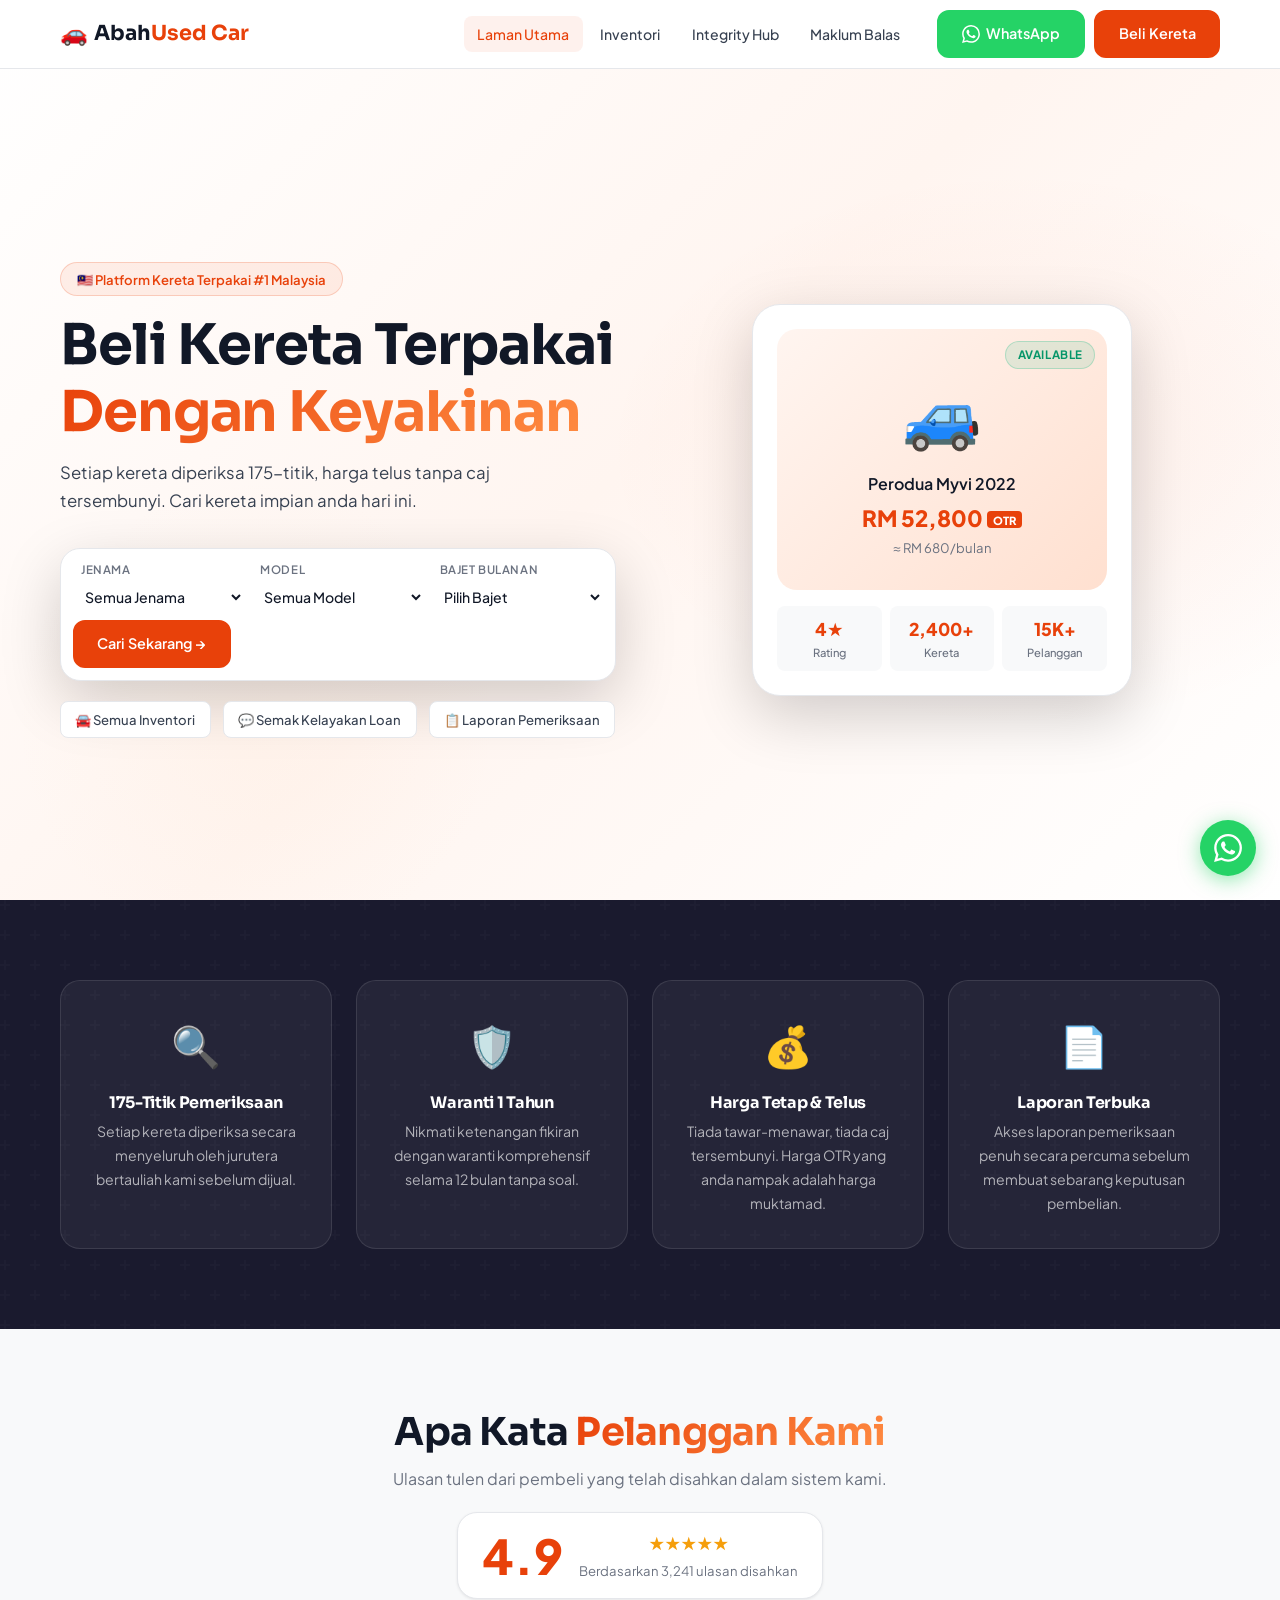
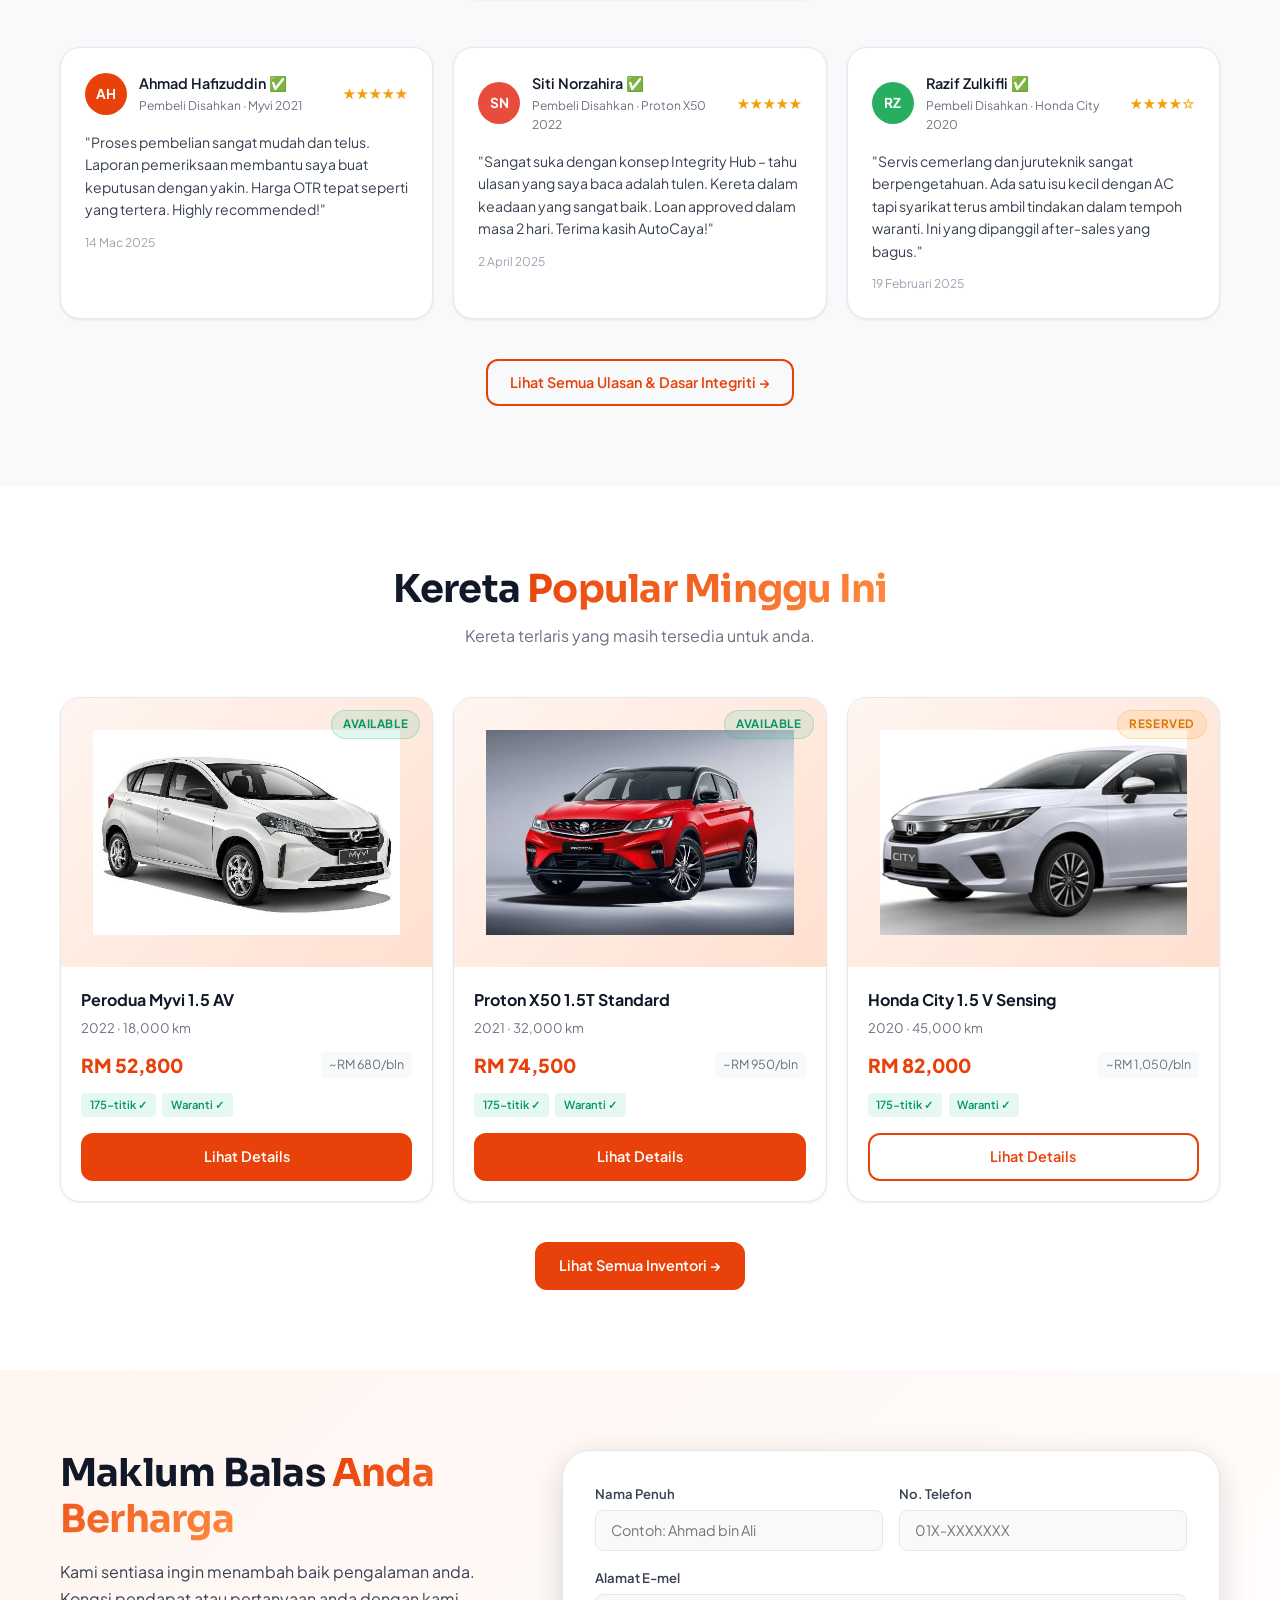
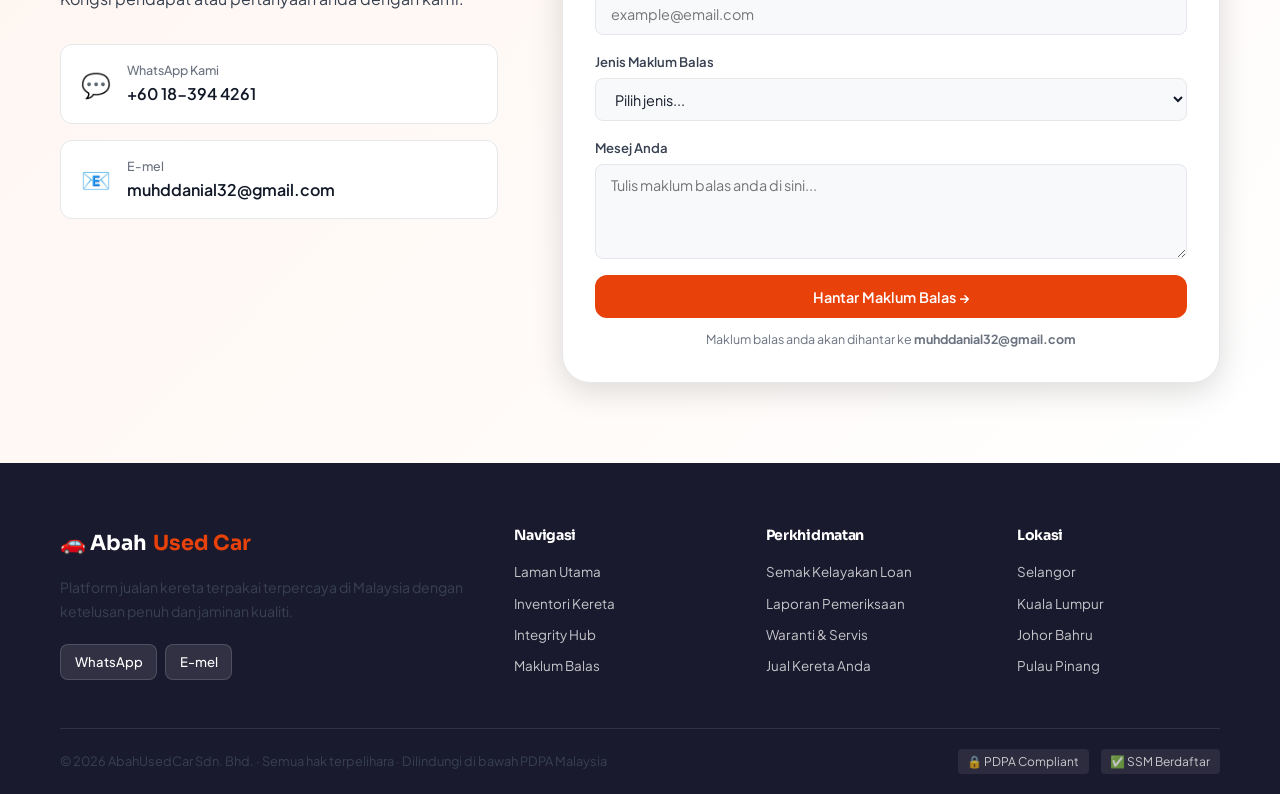
<file: index.html>
<!DOCTYPE html>
<html lang="ms">
<head>
  <meta charset="UTF-8" />
  <meta name="viewport" content="width=device-width, initial-scale=1.0" />
  <title>AutoCaya – Kereta Terpakai Terpercaya Malaysia</title>
  <link rel="preconnect" href="https://fonts.googleapis.com" />
  <link rel="preconnect" href="https://fonts.gstatic.com" crossorigin />
  <link href="https://fonts.googleapis.com/css2?family=Plus+Jakarta+Sans:wght@400;500;600;700;800&family=Sora:wght@300;400;600;700&display=swap" rel="stylesheet" />
  <link rel="stylesheet" href="style.css" />
</head>
<body>

  <!-- ===================== NAVIGATION ===================== -->
  <header class="navbar" id="navbar">
    <div class="container nav-inner">
      <!-- Logo -->
      <a href="index.html" class="logo">
        <span class="logo-icon">🚗</span>
        <span>Abah<strong>Used Car</strong></span>
      </a>

      <!-- Desktop Nav Links -->
      <nav class="nav-links" id="navLinks">
        <a href="index.html" class="nav-link active">Laman Utama</a>
        <a href="inventory.html" class="nav-link">Inventori</a>
        <a href="integrity.html" class="nav-link">Integrity Hub</a>
        <a href="#feedback" class="nav-link">Maklum Balas</a>
      </nav>

      <!-- CTA Buttons -->
      <div class="nav-cta">
        <a href="https://wa.me/60183944261" target="_blank" class="btn btn-whatsapp">
          <svg width="18" height="18" viewBox="0 0 24 24" fill="currentColor"><path d="M17.472 14.382c-.297-.149-1.758-.867-2.03-.967-.273-.099-.471-.148-.67.15-.197.297-.767.966-.94 1.164-.173.199-.347.223-.644.075-.297-.15-1.255-.463-2.39-1.475-.883-.788-1.48-1.761-1.653-2.059-.173-.297-.018-.458.13-.606.134-.133.298-.347.446-.52.149-.174.198-.298.298-.497.099-.198.05-.371-.025-.52-.075-.149-.669-1.612-.916-2.207-.242-.579-.487-.5-.669-.51-.173-.008-.371-.01-.57-.01-.198 0-.52.074-.792.372-.272.297-1.04 1.016-1.04 2.479 0 1.462 1.065 2.875 1.213 3.074.149.198 2.096 3.2 5.077 4.487.709.306 1.262.489 1.694.625.712.227 1.36.195 1.871.118.571-.085 1.758-.719 2.006-1.413.248-.694.248-1.289.173-1.413-.074-.124-.272-.198-.57-.347m-5.421 7.403h-.004a9.87 9.87 0 01-5.031-1.378l-.361-.214-3.741.982.998-3.648-.235-.374a9.86 9.86 0 01-1.51-5.26c.001-5.45 4.436-9.884 9.888-9.884 2.64 0 5.122 1.03 6.988 2.898a9.825 9.825 0 012.893 6.994c-.003 5.45-4.437 9.884-9.885 9.884m8.413-18.297A11.815 11.815 0 0012.05 0C5.495 0 .16 5.335.157 11.892c0 2.096.547 4.142 1.588 5.945L.057 24l6.305-1.654a11.882 11.882 0 005.683 1.448h.005c6.554 0 11.89-5.335 11.893-11.893a11.821 11.821 0 00-3.48-8.413z"/></svg>
          WhatsApp
        </a>
        <a href="inventory.html" class="btn btn-primary">Beli Kereta</a>
      </div>

      <!-- Hamburger for Mobile -->
      <button class="hamburger" id="hamburger" aria-label="Toggle menu">
        <span></span><span></span><span></span>
      </button>
    </div>
  </header>

  <!-- ===================== HERO SECTION ===================== -->
  <section class="hero" id="home">
    <div class="hero-bg"></div>
    <div class="container hero-content">
      <div class="hero-text" data-animate>
        <span class="hero-badge">🇲🇾 Platform Kereta Terpakai #1 Malaysia</span>
        <h1>Beli Kereta Terpakai <br/><span class="gradient-text">Dengan Keyakinan</span></h1>
        <p class="hero-sub">Setiap kereta diperiksa 175-titik, harga telus tanpa caj tersembunyi. Cari kereta impian anda hari ini.</p>

        <!-- Search Bar -->
        <div class="search-bar">
          <div class="search-field">
            <label>Jenama</label>
            <select>
              <option value="">Semua Jenama</option>
              <option>Perodua</option>
              <option>Proton</option>
              <option>Honda</option>
              <option>Toyota</option>
              <option>Mazda</option>
              <option>Hyundai</option>
            </select>
          </div>
          <div class="search-field">
            <label>Model</label>
            <select>
              <option value="">Semua Model</option>
              <option>Myvi</option>
              <option>Axia</option>
              <option>X50</option>
              <option>X70</option>
              <option>City</option>
              <option>Vios</option>
            </select>
          </div>
          <div class="search-field">
            <label>Bajet Bulanan</label>
            <select>
              <option value="">Pilih Bajet</option>
              <option>RM500 – RM700</option>
              <option>RM700 – RM900</option>
              <option>RM900 – RM1,200</option>
              <option>RM1,200 – RM1,500</option>
              <option>RM1,500+</option>
            </select>
          </div>
          <a href="inventory.html" class="btn btn-primary search-btn">Cari Sekarang →</a>
        </div>

        <!-- Quick CTAs -->
        <div class="hero-quick-links">
          <a href="inventory.html" class="quick-link">🚘 Semua Inventori</a>
          <a href="https://wa.me/60183944261" target="_blank" class="quick-link">💬 Semak Kelayakan Loan</a>
          <a href="inventory.html" class="quick-link">📋 Laporan Pemeriksaan</a>
        </div>
      </div>

      <!-- Hero Image / Stats Card -->
      <div class="hero-visual" data-animate>
        <div class="hero-car-card">
          <div class="car-img-placeholder">
            <div class="car-emoji">🚙</div>
            <div class="car-label">Perodua Myvi 2022</div>
            <div class="car-price">RM 52,800 <span class="otr">OTR</span></div>
            <div class="car-monthly">≈ RM 680/bulan</div>
            <span class="status-badge available">Available</span>
          </div>
          <div class="hero-stats">
            <div class="stat"><span class="stat-num">4.9★</span><span class="stat-label">Rating</span></div>
            <div class="stat"><span class="stat-num">2,400+</span><span class="stat-label">Kereta</span></div>
            <div class="stat"><span class="stat-num">15K+</span><span class="stat-label">Pelanggan</span></div>
          </div>
        </div>
      </div>
    </div>
  </section>

  <!-- ===================== TRUST BADGES ===================== -->
  <section class="trust-section">
    <div class="container">
      <div class="trust-grid">
        <div class="trust-card" data-animate>
          <div class="trust-icon">🔍</div>
          <h3>175-Titik Pemeriksaan</h3>
          <p>Setiap kereta diperiksa secara menyeluruh oleh jurutera bertauliah kami sebelum dijual.</p>
        </div>
        <div class="trust-card" data-animate>
          <div class="trust-icon">🛡️</div>
          <h3>Waranti 1 Tahun</h3>
          <p>Nikmati ketenangan fikiran dengan waranti komprehensif selama 12 bulan tanpa soal.</p>
        </div>
        <div class="trust-card" data-animate>
          <div class="trust-icon">💰</div>
          <h3>Harga Tetap & Telus</h3>
          <p>Tiada tawar-menawar, tiada caj tersembunyi. Harga OTR yang anda nampak adalah harga muktamad.</p>
        </div>
        <div class="trust-card" data-animate>
          <div class="trust-icon">📄</div>
          <h3>Laporan Terbuka</h3>
          <p>Akses laporan pemeriksaan penuh secara percuma sebelum membuat sebarang keputusan pembelian.</p>
        </div>
      </div>
    </div>
  </section>

  <!-- ===================== SOCIAL PROOF ===================== -->
  <section class="social-proof">
    <div class="container">
      <div class="section-header">
        <h2>Apa Kata <span class="gradient-text">Pelanggan Kami</span></h2>
        <p>Ulasan tulen dari pembeli yang telah disahkan dalam sistem kami.</p>
        <div class="overall-rating">
          <span class="big-rating">4.9</span>
          <div>
            <div class="stars">★★★★★</div>
            <span class="rating-count">Berdasarkan 3,241 ulasan disahkan</span>
          </div>
        </div>
      </div>
      <div class="reviews-grid">
        <!-- Review 1 -->
        <div class="review-card" data-animate>
          <div class="review-header">
            <div class="reviewer-avatar">AH</div>
            <div>
              <div class="reviewer-name">Ahmad Hafizuddin ✅</div>
              <div class="review-meta">Pembeli Disahkan · Myvi 2021</div>
            </div>
            <div class="review-stars">★★★★★</div>
          </div>
          <p class="review-text">"Proses pembelian sangat mudah dan telus. Laporan pemeriksaan membantu saya buat keputusan dengan yakin. Harga OTR tepat seperti yang tertera. Highly recommended!"</p>
          <div class="review-date">14 Mac 2025</div>
        </div>
        <!-- Review 2 -->
        <div class="review-card" data-animate>
          <div class="review-header">
            <div class="reviewer-avatar" style="background:#e74c3c">SN</div>
            <div>
              <div class="reviewer-name">Siti Norzahira ✅</div>
              <div class="review-meta">Pembeli Disahkan · Proton X50 2022</div>
            </div>
            <div class="review-stars">★★★★★</div>
          </div>
          <p class="review-text">"Sangat suka dengan konsep Integrity Hub – tahu ulasan yang saya baca adalah tulen. Kereta dalam keadaan yang sangat baik. Loan approved dalam masa 2 hari. Terima kasih AutoCaya!"</p>
          <div class="review-date">2 April 2025</div>
        </div>
        <!-- Review 3 -->
        <div class="review-card" data-animate>
          <div class="review-header">
            <div class="reviewer-avatar" style="background:#27ae60">RZ</div>
            <div>
              <div class="reviewer-name">Razif Zulkifli ✅</div>
              <div class="review-meta">Pembeli Disahkan · Honda City 2020</div>
            </div>
            <div class="review-stars">★★★★☆</div>
          </div>
          <p class="review-text">"Servis cemerlang dan juruteknik sangat berpengetahuan. Ada satu isu kecil dengan AC tapi syarikat terus ambil tindakan dalam tempoh waranti. Ini yang dipanggil after-sales yang bagus."</p>
          <div class="review-date">19 Februari 2025</div>
        </div>
      </div>
      <div class="center-cta">
        <a href="integrity.html" class="btn btn-outline">Lihat Semua Ulasan & Dasar Integriti →</a>
      </div>
    </div>
  </section>

  <!-- ===================== POPULAR CARS PREVIEW ===================== -->
  <section class="popular-cars">
    <div class="container">
      <div class="section-header">
        <h2>Kereta <span class="gradient-text">Popular Minggu Ini</span></h2>
        <p>Kereta terlaris yang masih tersedia untuk anda.</p>
      </div>
      <div class="cars-grid">
        <!-- Car Card 1 -->
        <div class="car-card" data-animate>
          <div class="car-img-wrap">
            <img src="images/myvi.jpg" alt="Perodua Myvi">
            <span class="status-badge available">Available</span>
          </div>
          <div class="car-info">
            <div class="car-name">Perodua Myvi 1.5 AV</div>
            <div class="car-year-km">2022 · 18,000 km</div>
            <div class="car-price-row">
              <span class="price">RM 52,800</span>
              <span class="monthly">~RM 680/bln</span>
            </div>
            <div class="car-badges">
              <span class="badge">175-titik ✓</span>
              <span class="badge">Waranti ✓</span>
            </div>
            <a href="inventory.html" class="btn btn-primary btn-full">Lihat Details</a>
          </div>
        </div>
        <!-- Car Card 2 -->
        <div class="car-card" data-animate>
          <div class="car-img-wrap">
            <img src="images/x50.jpg" alt="Perodua Myvi">
            <span class="status-badge available">Available</span>
          </div>
          <div class="car-info">
            <div class="car-name">Proton X50 1.5T Standard</div>
            <div class="car-year-km">2021 · 32,000 km</div>
            <div class="car-price-row">
              <span class="price">RM 74,500</span>
              <span class="monthly">~RM 950/bln</span>
            </div>
            <div class="car-badges">
              <span class="badge">175-titik ✓</span>
              <span class="badge">Waranti ✓</span>
            </div>
            <a href="inventory.html" class="btn btn-primary btn-full">Lihat Details</a>
          </div>
        </div>
        <!-- Car Card 3 -->
        <div class="car-card" data-animate>
          <div class="car-img-wrap">
            <img src="images/city.jpg" alt="Perodua Myvi">
            <span class="status-badge reserved">Reserved</span>
          </div>
          <div class="car-info">
            <div class="car-name">Honda City 1.5 V Sensing</div>
            <div class="car-year-km">2020 · 45,000 km</div>
            <div class="car-price-row">
              <span class="price">RM 82,000</span>
              <span class="monthly">~RM 1,050/bln</span>
            </div>
            <div class="car-badges">
              <span class="badge">175-titik ✓</span>
              <span class="badge">Waranti ✓</span>
            </div>
            <a href="inventory.html" class="btn btn-outline btn-full">Lihat Details</a>
          </div>
        </div>
      </div>
      <div class="center-cta">
        <a href="inventory.html" class="btn btn-primary">Lihat Semua Inventori →</a>
      </div>
    </div>
  </section>

  <!-- ===================== FEEDBACK / CONTACT SECTION ===================== -->
  <section class="feedback-section" id="feedback">
    <div class="container">
      <div class="feedback-grid">
        <div class="feedback-info" data-animate>
          <h2>Maklum Balas <span class="gradient-text">Anda Berharga</span></h2>
          <p>Kami sentiasa ingin menambah baik pengalaman anda. Kongsi pendapat atau pertanyaan anda dengan kami.</p>
          <div class="contact-options">
            <a href="https://wa.me/60183944261" target="_blank" class="contact-item">
              <div class="contact-icon">💬</div>
              <div>
                <div class="contact-label">WhatsApp Kami</div>
                <div class="contact-value">+60 18-394 4261</div>
              </div>
            </a>
            <a href="mailto:muhddanial32@gmail.com" class="contact-item">
              <div class="contact-icon">📧</div>
              <div>
                <div class="contact-label">E-mel</div>
                <div class="contact-value">muhddanial32@gmail.com</div>
              </div>
            </a>
          </div>
        </div>

        <!-- Feedback Form -->
        <form class="feedback-form" data-animate id="feedbackForm">
          <div class="form-row">
            <div class="form-group">
              <label for="fname">Nama Penuh</label>
              <input type="text" id="fname" placeholder="Contoh: Ahmad bin Ali" required />
            </div>
            <div class="form-group">
              <label for="fphone">No. Telefon</label>
              <input type="tel" id="fphone" placeholder="01X-XXXXXXX" />
            </div>
          </div>
          <div class="form-group">
            <label for="femail">Alamat E-mel</label>
            <input type="email" id="femail" placeholder="example@email.com" required />
          </div>
          <div class="form-group">
            <label for="ftype">Jenis Maklum Balas</label>
            <select id="ftype">
              <option value="">Pilih jenis...</option>
              <option>Cadangan Penambahbaikan</option>
              <option>Pertanyaan Pembelian</option>
              <option>Aduan / Isu</option>
              <option>Pujian</option>
              <option>Lain-lain</option>
            </select>
          </div>
          <div class="form-group">
            <label for="fmsg">Mesej Anda</label>
            <textarea id="fmsg" rows="4" placeholder="Tulis maklum balas anda di sini..." required></textarea>
          </div>
          <button type="submit" class="btn btn-primary btn-full">Hantar Maklum Balas →</button>
          <div class="form-note">Maklum balas anda akan dihantar ke <strong>muhddanial32@gmail.com</strong></div>
          <div class="form-success" id="formSuccess">✅ Terima kasih! Maklum balas anda telah berjaya dihantar.</div>
        </form>
      </div>
    </div>
  </section>

  <!-- ===================== FOOTER ===================== -->
  <footer class="footer">
    <div class="container">
      <div class="footer-grid">
        <div class="footer-brand">
          <div class="logo" style="color:#fff">🚗 Abah<strong>Used Car</strong></div>
          <p>Platform jualan kereta terpakai terpercaya di Malaysia dengan ketelusan penuh dan jaminan kualiti.</p>
          <div class="footer-social">
            <a href="https://wa.me/60183944261" target="_blank" class="social-btn">WhatsApp</a>
            <a href="mailto:muhddanial32@gmail.com" class="social-btn">E-mel</a>
          </div>
        </div>
        <div class="footer-links">
          <h4>Navigasi</h4>
          <a href="index.html">Laman Utama</a>
          <a href="inventory.html">Inventori Kereta</a>
          <a href="integrity.html">Integrity Hub</a>
          <a href="#feedback">Maklum Balas</a>
        </div>
        <div class="footer-links">
          <h4>Perkhidmatan</h4>
          <a href="#">Semak Kelayakan Loan</a>
          <a href="#">Laporan Pemeriksaan</a>
          <a href="#">Waranti & Servis</a>
          <a href="#">Jual Kereta Anda</a>
        </div>
        <div class="footer-links">
          <h4>Lokasi</h4>
          <a href="#">Selangor</a>
          <a href="#">Kuala Lumpur</a>
          <a href="#">Johor Bahru</a>
          <a href="#">Pulau Pinang</a>
        </div>
      </div>
      <div class="footer-bottom">
        <p>© 2026 AbahUsedCar Sdn. Bhd. · Semua hak terpelihara · Dilindungi di bawah PDPA Malaysia</p>
        <div class="footer-badges">
          <span>🔒 PDPA Compliant</span>
          <span>✅ SSM Berdaftar</span>
        </div>
      </div>
    </div>
  </footer>

  <!-- WhatsApp Floating Button -->
  <a href="https://wa.me/60183944261" target="_blank" class="whatsapp-float" aria-label="Chat WhatsApp">
    <svg width="28" height="28" viewBox="0 0 24 24" fill="white"><path d="M17.472 14.382c-.297-.149-1.758-.867-2.03-.967-.273-.099-.471-.148-.67.15-.197.297-.767.966-.94 1.164-.173.199-.347.223-.644.075-.297-.15-1.255-.463-2.39-1.475-.883-.788-1.48-1.761-1.653-2.059-.173-.297-.018-.458.13-.606.134-.133.298-.347.446-.52.149-.174.198-.298.298-.497.099-.198.05-.371-.025-.52-.075-.149-.669-1.612-.916-2.207-.242-.579-.487-.5-.669-.51-.173-.008-.371-.01-.57-.01-.198 0-.52.074-.792.372-.272.297-1.04 1.016-1.04 2.479 0 1.462 1.065 2.875 1.213 3.074.149.198 2.096 3.2 5.077 4.487.709.306 1.262.489 1.694.625.712.227 1.36.195 1.871.118.571-.085 1.758-.719 2.006-1.413.248-.694.248-1.289.173-1.413-.074-.124-.272-.198-.57-.347m-5.421 7.403h-.004a9.87 9.87 0 01-5.031-1.378l-.361-.214-3.741.982.998-3.648-.235-.374a9.86 9.86 0 01-1.51-5.26c.001-5.45 4.436-9.884 9.888-9.884 2.64 0 5.122 1.03 6.988 2.898a9.825 9.825 0 012.893 6.994c-.003 5.45-4.437 9.884-9.885 9.884m8.413-18.297A11.815 11.815 0 0012.05 0C5.495 0 .16 5.335.157 11.892c0 2.096.547 4.142 1.588 5.945L.057 24l6.305-1.654a11.882 11.882 0 005.683 1.448h.005c6.554 0 11.89-5.335 11.893-11.893a11.821 11.821 0 00-3.48-8.413z"/></svg>
  </a>

  <script src="main.js"></script>
</body>
</html>
</file>
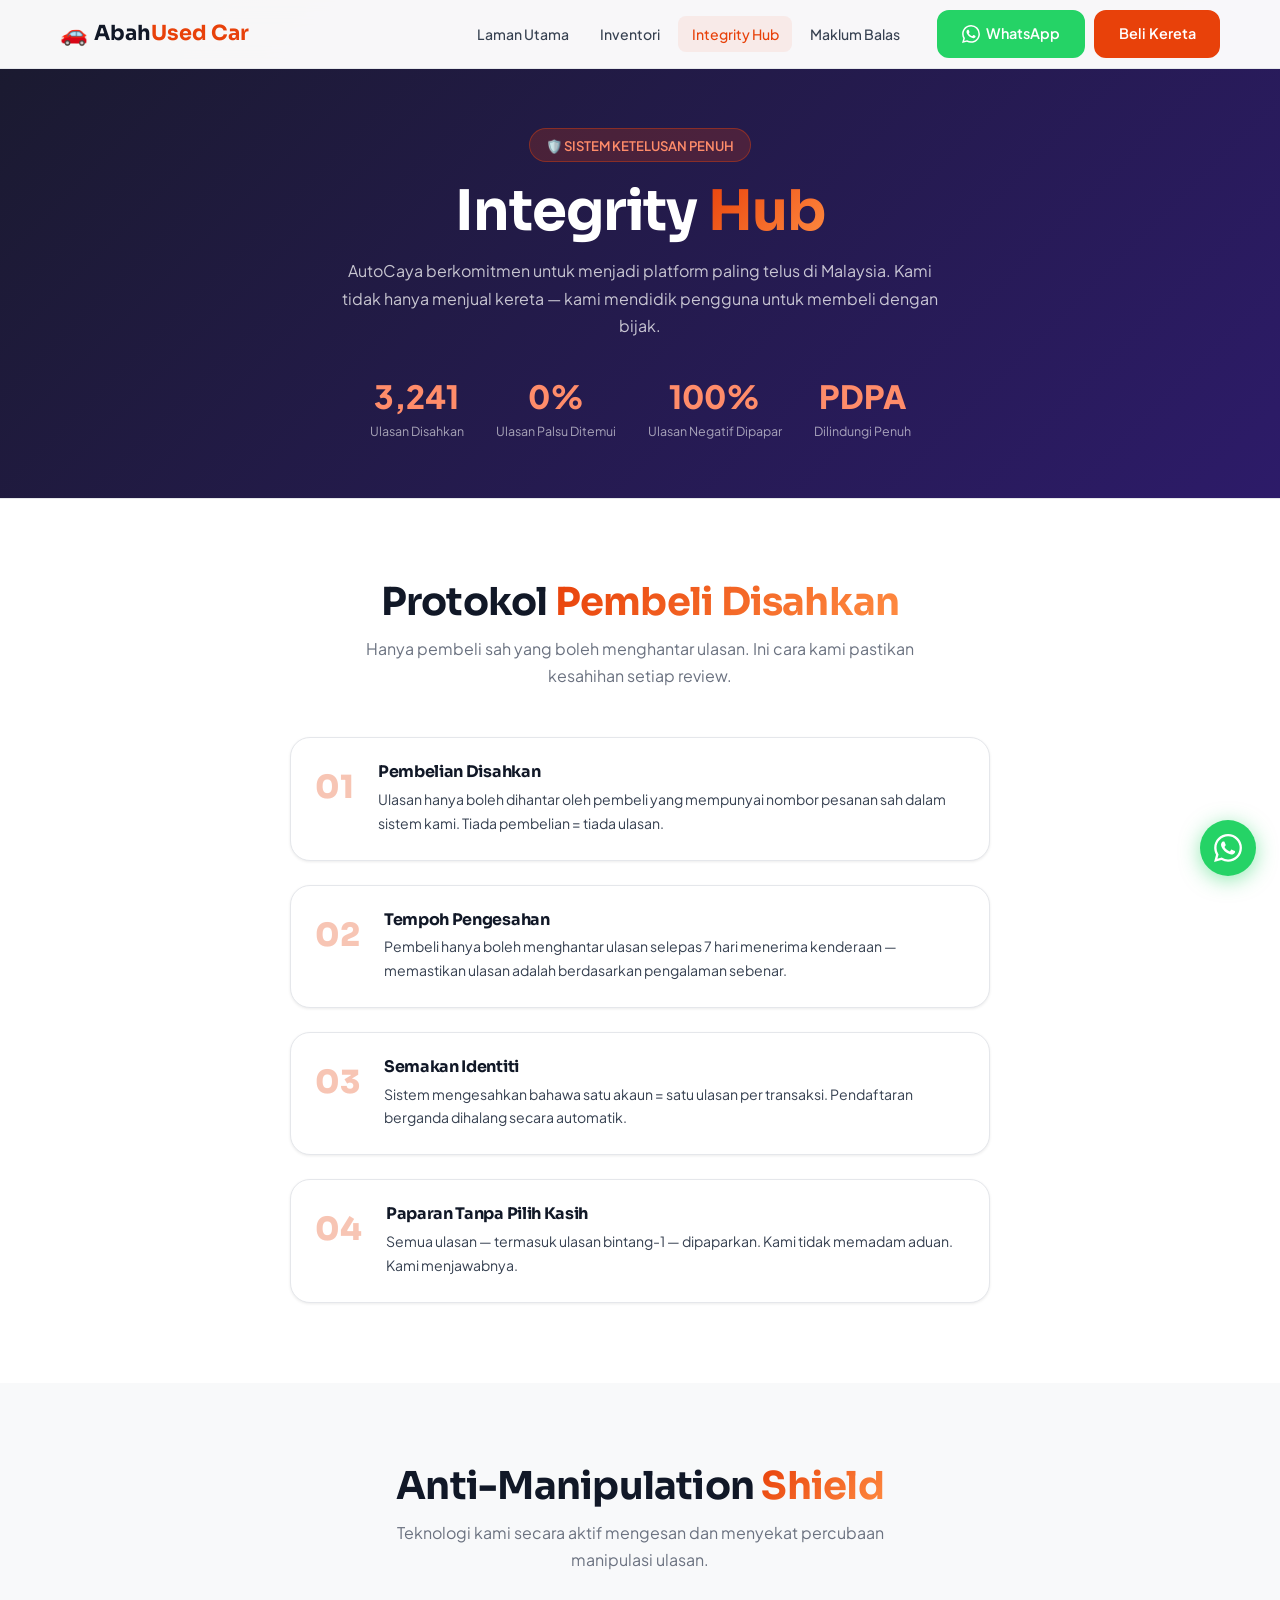
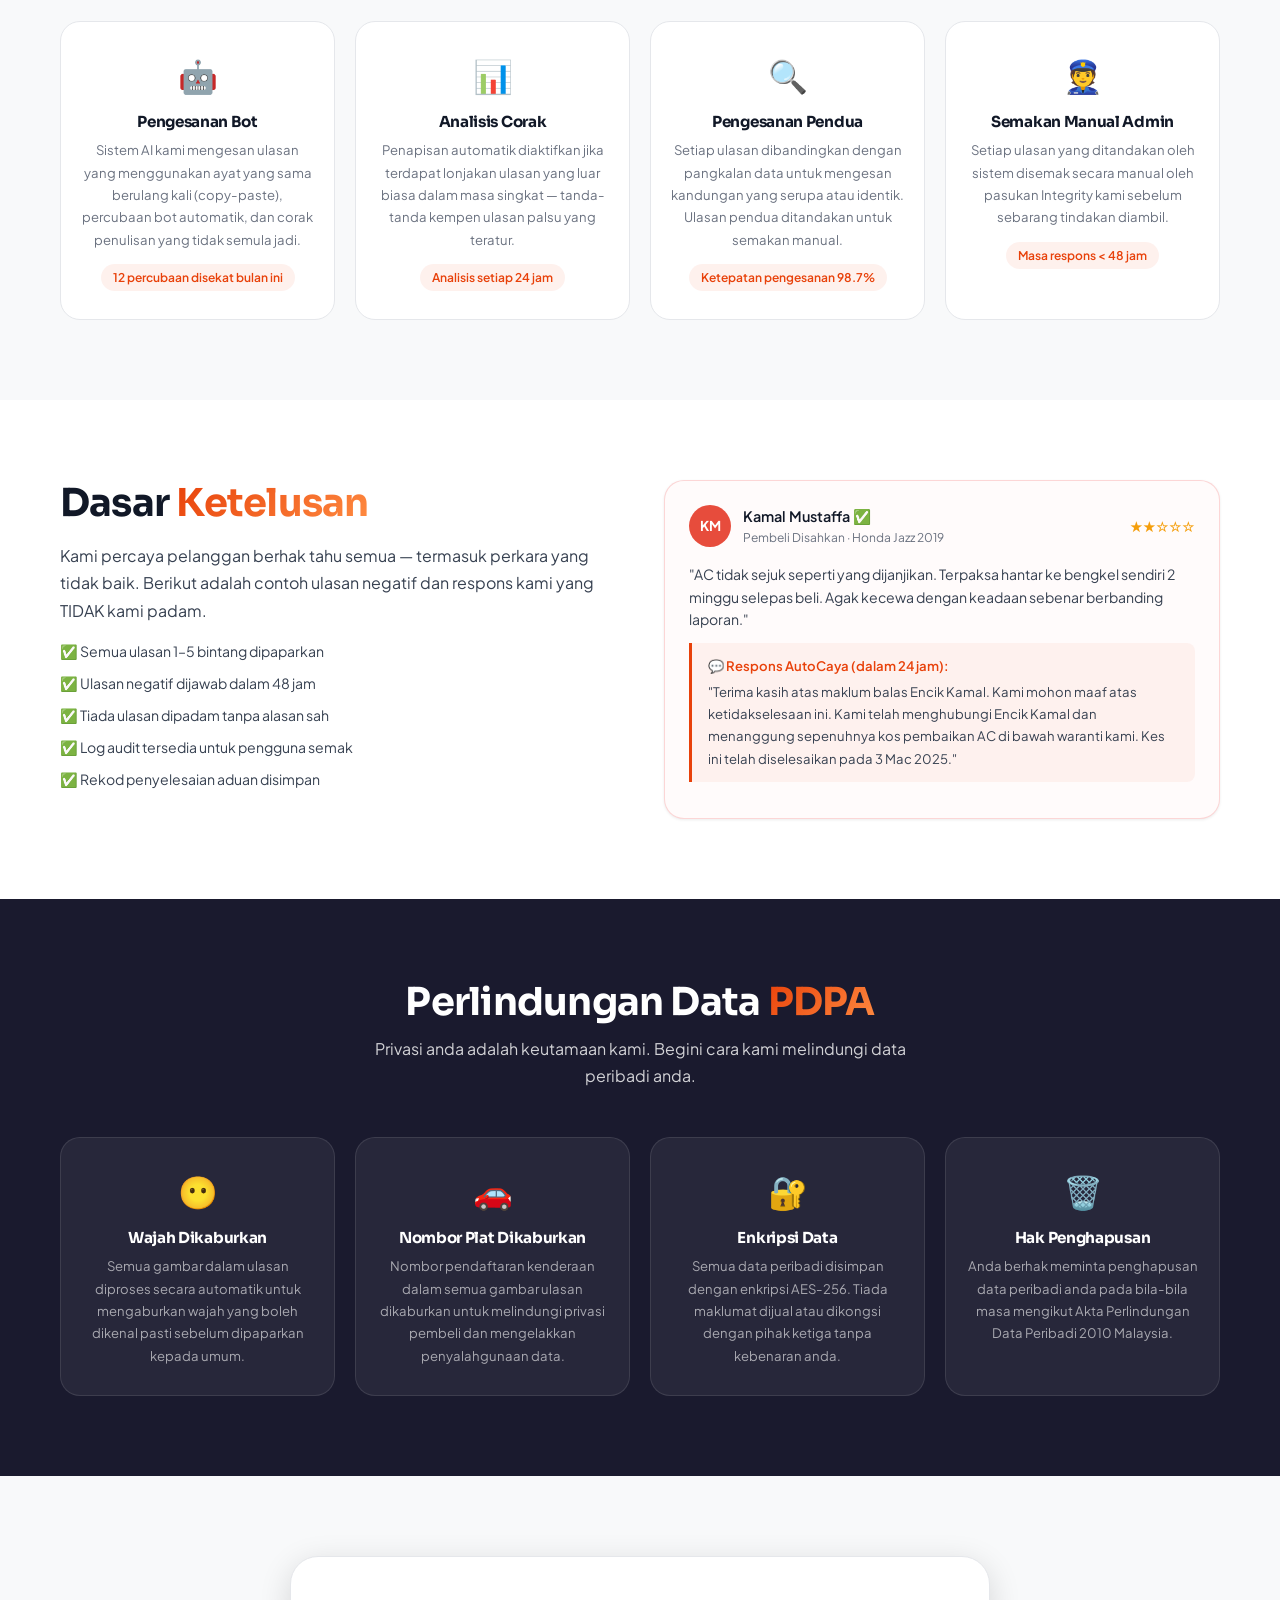
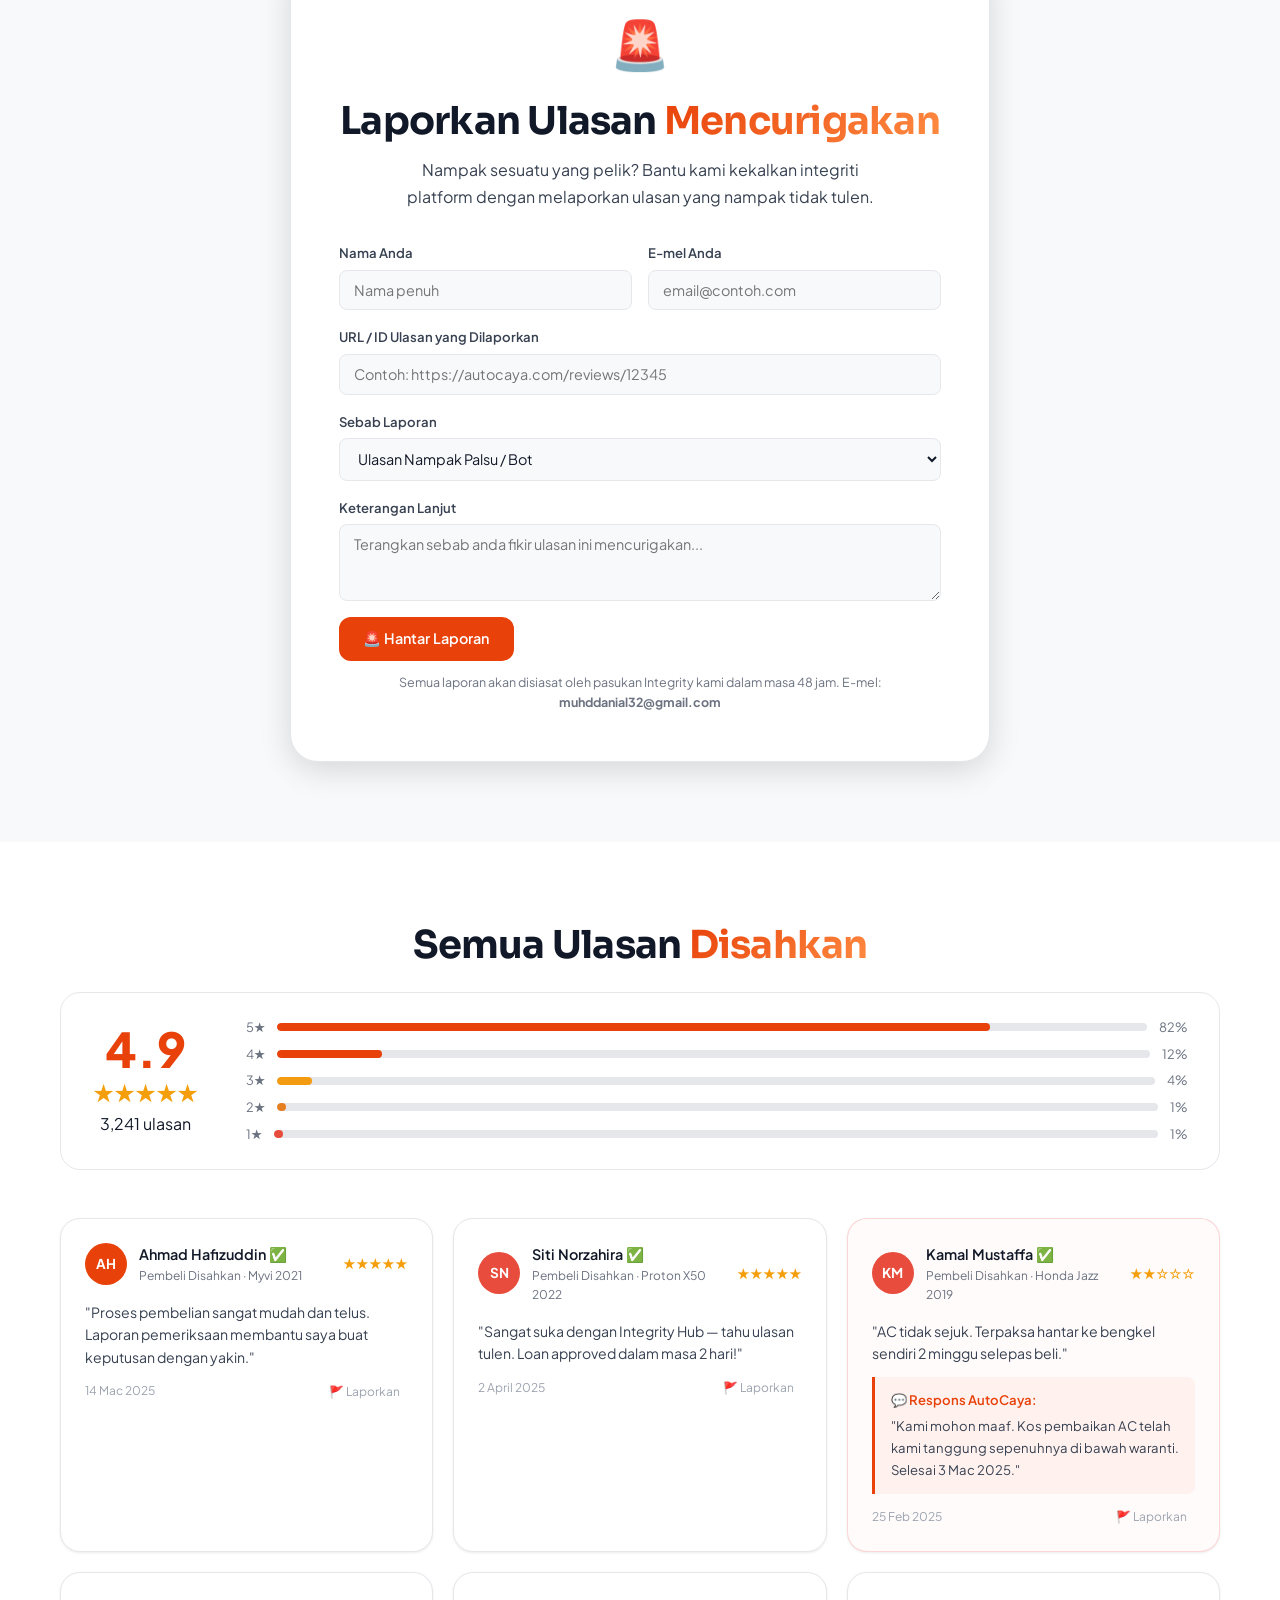
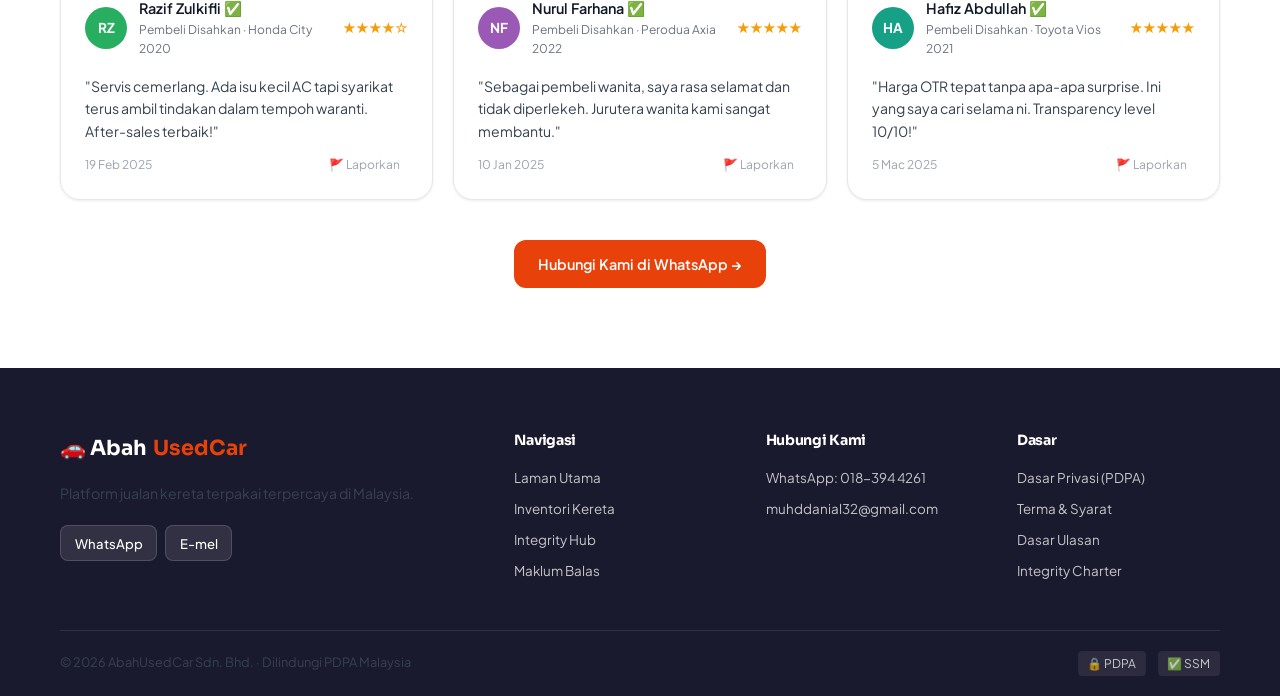
<file: integrity.html>
<!DOCTYPE html>
<html lang="ms">
<head>
  <meta charset="UTF-8" />
  <meta name="viewport" content="width=device-width, initial-scale=1.0" />
  <title>Integrity Hub – AbahUsedCar</title>
  <link rel="preconnect" href="https://fonts.googleapis.com" />
  <link rel="preconnect" href="https://fonts.gstatic.com" crossorigin />
  <link href="https://fonts.googleapis.com/css2?family=Plus+Jakarta+Sans:wght@400;500;600;700;800&family=Sora:wght@300;400;600;700&display=swap" rel="stylesheet" />
  <link rel="stylesheet" href="style.css" />
</head>
<body>

  <!-- ===================== NAVIGATION ===================== -->
  <header class="navbar" id="navbar">
    <div class="container nav-inner">
      <a href="index.html" class="logo">
        <span class="logo-icon">🚗</span>
        <span>Abah<strong>Used Car</strong></span>
      </a>
      <nav class="nav-links" id="navLinks">
        <a href="index.html" class="nav-link">Laman Utama</a>
        <a href="inventory.html" class="nav-link">Inventori</a>
        <a href="integrity.html" class="nav-link active">Integrity Hub</a>
        <a href="index.html#feedback" class="nav-link">Maklum Balas</a>
      </nav>
      <div class="nav-cta">
        <a href="https://wa.me/60183944261" target="_blank" class="btn btn-whatsapp">
          <svg width="18" height="18" viewBox="0 0 24 24" fill="currentColor"><path d="M17.472 14.382c-.297-.149-1.758-.867-2.03-.967-.273-.099-.471-.148-.67.15-.197.297-.767.966-.94 1.164-.173.199-.347.223-.644.075-.297-.15-1.255-.463-2.39-1.475-.883-.788-1.48-1.761-1.653-2.059-.173-.297-.018-.458.13-.606.134-.133.298-.347.446-.52.149-.174.198-.298.298-.497.099-.198.05-.371-.025-.52-.075-.149-.669-1.612-.916-2.207-.242-.579-.487-.5-.669-.51-.173-.008-.371-.01-.57-.01-.198 0-.52.074-.792.372-.272.297-1.04 1.016-1.04 2.479 0 1.462 1.065 2.875 1.213 3.074.149.198 2.096 3.2 5.077 4.487.709.306 1.262.489 1.694.625.712.227 1.36.195 1.871.118.571-.085 1.758-.719 2.006-1.413.248-.694.248-1.289.173-1.413-.074-.124-.272-.198-.57-.347m-5.421 7.403h-.004a9.87 9.87 0 01-5.031-1.378l-.361-.214-3.741.982.998-3.648-.235-.374a9.86 9.86 0 01-1.51-5.26c.001-5.45 4.436-9.884 9.888-9.884 2.64 0 5.122 1.03 6.988 2.898a9.825 9.825 0 012.893 6.994c-.003 5.45-4.437 9.884-9.885 9.884m8.413-18.297A11.815 11.815 0 0012.05 0C5.495 0 .16 5.335.157 11.892c0 2.096.547 4.142 1.588 5.945L.057 24l6.305-1.654a11.882 11.882 0 005.683 1.448h.005c6.554 0 11.89-5.335 11.893-11.893a11.821 11.821 0 00-3.48-8.413z"/></svg>
          WhatsApp
        </a>
        <a href="inventory.html" class="btn btn-primary">Beli Kereta</a>
      </div>
      <button class="hamburger" id="hamburger" aria-label="Toggle menu">
        <span></span><span></span><span></span>
      </button>
    </div>
  </header>

  <!-- ===================== PAGE HEADER ===================== -->
  <section class="page-header integrity-header">
    <div class="container">
      <div class="integrity-hero-badge">🛡️ SISTEM KETELUSAN PENUH</div>
      <h1>Integrity <span class="gradient-text">Hub</span></h1>
      <p>AutoCaya berkomitmen untuk menjadi platform paling telus di Malaysia. Kami tidak hanya menjual kereta — kami mendidik pengguna untuk membeli dengan bijak.</p>
      <div class="integrity-stat-row">
        <div class="istat"><span class="istat-num">3,241</span><span class="istat-label">Ulasan Disahkan</span></div>
        <div class="istat"><span class="istat-num">0%</span><span class="istat-label">Ulasan Palsu Ditemui</span></div>
        <div class="istat"><span class="istat-num">100%</span><span class="istat-label">Ulasan Negatif Dipapar</span></div>
        <div class="istat"><span class="istat-num">PDPA</span><span class="istat-label">Dilindungi Penuh</span></div>
      </div>
    </div>
  </section>

  <!-- ===================== HOW WE VERIFY ===================== -->
  <section class="integrity-section">
    <div class="container">
      <div class="section-header">
        <h2>Protokol <span class="gradient-text">Pembeli Disahkan</span></h2>
        <p>Hanya pembeli sah yang boleh menghantar ulasan. Ini cara kami pastikan kesahihan setiap review.</p>
      </div>
      <div class="verify-steps">
        <div class="vstep" data-animate>
          <div class="vstep-num">01</div>
          <div class="vstep-content">
            <h3>Pembelian Disahkan</h3>
            <p>Ulasan hanya boleh dihantar oleh pembeli yang mempunyai nombor pesanan sah dalam sistem kami. Tiada pembelian = tiada ulasan.</p>
          </div>
        </div>
        <div class="vstep" data-animate>
          <div class="vstep-num">02</div>
          <div class="vstep-content">
            <h3>Tempoh Pengesahan</h3>
            <p>Pembeli hanya boleh menghantar ulasan selepas 7 hari menerima kenderaan — memastikan ulasan adalah berdasarkan pengalaman sebenar.</p>
          </div>
        </div>
        <div class="vstep" data-animate>
          <div class="vstep-num">03</div>
          <div class="vstep-content">
            <h3>Semakan Identiti</h3>
            <p>Sistem mengesahkan bahawa satu akaun = satu ulasan per transaksi. Pendaftaran berganda dihalang secara automatik.</p>
          </div>
        </div>
        <div class="vstep" data-animate>
          <div class="vstep-num">04</div>
          <div class="vstep-content">
            <h3>Paparan Tanpa Pilih Kasih</h3>
            <p>Semua ulasan — termasuk ulasan bintang-1 — dipaparkan. Kami tidak memadam aduan. Kami menjawabnya.</p>
          </div>
        </div>
      </div>
    </div>
  </section>

  <!-- ===================== ANTI-MANIPULATION SHIELD ===================== -->
  <section class="shield-section">
    <div class="container">
      <div class="section-header">
        <h2>Anti-Manipulation <span class="gradient-text">Shield</span></h2>
        <p>Teknologi kami secara aktif mengesan dan menyekat percubaan manipulasi ulasan.</p>
      </div>
      <div class="shield-grid">
        <div class="shield-card" data-animate>
          <div class="shield-icon">🤖</div>
          <h3>Pengesanan Bot</h3>
          <p>Sistem AI kami mengesan ulasan yang menggunakan ayat yang sama berulang kali (copy-paste), percubaan bot automatik, dan corak penulisan yang tidak semula jadi.</p>
          <div class="shield-stat">12 percubaan disekat bulan ini</div>
        </div>
        <div class="shield-card" data-animate>
          <div class="shield-icon">📊</div>
          <h3>Analisis Corak</h3>
          <p>Penapisan automatik diaktifkan jika terdapat lonjakan ulasan yang luar biasa dalam masa singkat — tanda-tanda kempen ulasan palsu yang teratur.</p>
          <div class="shield-stat">Analisis setiap 24 jam</div>
        </div>
        <div class="shield-card" data-animate>
          <div class="shield-icon">🔍</div>
          <h3>Pengesanan Pendua</h3>
          <p>Setiap ulasan dibandingkan dengan pangkalan data untuk mengesan kandungan yang serupa atau identik. Ulasan pendua ditandakan untuk semakan manual.</p>
          <div class="shield-stat">Ketepatan pengesanan 98.7%</div>
        </div>
        <div class="shield-card" data-animate>
          <div class="shield-icon">👮</div>
          <h3>Semakan Manual Admin</h3>
          <p>Setiap ulasan yang ditandakan oleh sistem disemak secara manual oleh pasukan Integrity kami sebelum sebarang tindakan diambil.</p>
          <div class="shield-stat">Masa respons &lt; 48 jam</div>
        </div>
      </div>
    </div>
  </section>

  <!-- ===================== TRANSPARENCY POLICY ===================== -->
  <section class="transparency-section">
    <div class="container">
      <div class="trans-grid">
        <div class="trans-info" data-animate>
          <h2>Dasar <span class="gradient-text">Ketelusan</span></h2>
          <p>Kami percaya pelanggan berhak tahu semua — termasuk perkara yang tidak baik. Berikut adalah contoh ulasan negatif dan respons kami yang TIDAK kami padam.</p>
          <ul class="trans-list">
            <li>✅ Semua ulasan 1–5 bintang dipaparkan</li>
            <li>✅ Ulasan negatif dijawab dalam 48 jam</li>
            <li>✅ Tiada ulasan dipadam tanpa alasan sah</li>
            <li>✅ Log audit tersedia untuk pengguna semak</li>
            <li>✅ Rekod penyelesaian aduan disimpan</li>
          </ul>
        </div>
        <div class="trans-reviews" data-animate>
          <!-- Negative review with response -->
          <div class="review-card negative-review">
            <div class="review-header">
              <div class="reviewer-avatar" style="background:#e74c3c">KM</div>
              <div>
                <div class="reviewer-name">Kamal Mustaffa ✅</div>
                <div class="review-meta">Pembeli Disahkan · Honda Jazz 2019</div>
              </div>
              <div class="review-stars">★★☆☆☆</div>
            </div>
            <p class="review-text">"AC tidak sejuk seperti yang dijanjikan. Terpaksa hantar ke bengkel sendiri 2 minggu selepas beli. Agak kecewa dengan keadaan sebenar berbanding laporan."</p>
            <div class="company-response">
              <div class="response-label">💬 Respons AutoCaya (dalam 24 jam):</div>
              <p>"Terima kasih atas maklum balas Encik Kamal. Kami mohon maaf atas ketidakselesaan ini. Kami telah menghubungi Encik Kamal dan menanggung sepenuhnya kos pembaikan AC di bawah waranti kami. Kes ini telah diselesaikan pada 3 Mac 2025."</p>
            </div>
          </div>
        </div>
      </div>
    </div>
  </section>

  <!-- ===================== PDPA / DATA PRIVACY ===================== -->
  <section class="pdpa-section">
    <div class="container">
      <div class="section-header">
        <h2>Perlindungan Data <span class="gradient-text">PDPA</span></h2>
        <p>Privasi anda adalah keutamaan kami. Begini cara kami melindungi data peribadi anda.</p>
      </div>
      <div class="pdpa-grid">
        <div class="pdpa-card" data-animate>
          <div class="pdpa-icon">😶</div>
          <h3>Wajah Dikaburkan</h3>
          <p>Semua gambar dalam ulasan diproses secara automatik untuk mengaburkan wajah yang boleh dikenal pasti sebelum dipaparkan kepada umum.</p>
        </div>
        <div class="pdpa-card" data-animate>
          <div class="pdpa-icon">🚗</div>
          <h3>Nombor Plat Dikaburkan</h3>
          <p>Nombor pendaftaran kenderaan dalam semua gambar ulasan dikaburkan untuk melindungi privasi pembeli dan mengelakkan penyalahgunaan data.</p>
        </div>
        <div class="pdpa-card" data-animate>
          <div class="pdpa-icon">🔐</div>
          <h3>Enkripsi Data</h3>
          <p>Semua data peribadi disimpan dengan enkripsi AES-256. Tiada maklumat dijual atau dikongsi dengan pihak ketiga tanpa kebenaran anda.</p>
        </div>
        <div class="pdpa-card" data-animate>
          <div class="pdpa-icon">🗑️</div>
          <h3>Hak Penghapusan</h3>
          <p>Anda berhak meminta penghapusan data peribadi anda pada bila-bila masa mengikut Akta Perlindungan Data Peribadi 2010 Malaysia.</p>
        </div>
      </div>
    </div>
  </section>

  <!-- ===================== REPORT SUSPICIOUS REVIEW ===================== -->
  <section class="report-section">
    <div class="container">
      <div class="report-box" data-animate>
        <div class="report-icon">🚨</div>
        <h2>Laporkan Ulasan <span class="gradient-text">Mencurigakan</span></h2>
        <p>Nampak sesuatu yang pelik? Bantu kami kekalkan integriti platform dengan melaporkan ulasan yang nampak tidak tulen.</p>
        <form class="report-form" id="reportReviewForm">
          <div class="form-row">
            <div class="form-group">
              <label>Nama Anda</label>
              <input type="text" placeholder="Nama penuh" required />
            </div>
            <div class="form-group">
              <label>E-mel Anda</label>
              <input type="email" placeholder="email@contoh.com" required />
            </div>
          </div>
          <div class="form-group">
            <label>URL / ID Ulasan yang Dilaporkan</label>
            <input type="text" placeholder="Contoh: https://autocaya.com/reviews/12345" />
          </div>
          <div class="form-group">
            <label>Sebab Laporan</label>
            <select>
              <option>Ulasan Nampak Palsu / Bot</option>
              <option>Kandungan Mengelirukan</option>
              <option>Ulasan Pendua</option>
              <option>Bukan Pembeli Sebenar</option>
              <option>Lain-lain</option>
            </select>
          </div>
          <div class="form-group">
            <label>Keterangan Lanjut</label>
            <textarea rows="3" placeholder="Terangkan sebab anda fikir ulasan ini mencurigakan..."></textarea>
          </div>
          <button type="submit" class="btn btn-primary">🚨 Hantar Laporan</button>
          <div class="form-note">Semua laporan akan disiasat oleh pasukan Integrity kami dalam masa 48 jam. E-mel: <strong>muhddanial32@gmail.com</strong></div>
        </form>
      </div>
    </div>
  </section>

  <!-- ===================== ALL REVIEWS ===================== -->
  <section class="all-reviews-section">
    <div class="container">
      <div class="section-header">
        <h2>Semua Ulasan <span class="gradient-text">Disahkan</span></h2>
        <div class="reviews-summary">
          <div class="big-rating-block">
            <span class="big-rating">4.9</span>
            <div class="stars big-stars">★★★★★</div>
            <span>3,241 ulasan</span>
          </div>
          <div class="rating-bars">
            <div class="rbar"><span>5★</span><div class="bar-bg"><div class="bar-fill" style="width:82%"></div></div><span>82%</span></div>
            <div class="rbar"><span>4★</span><div class="bar-bg"><div class="bar-fill" style="width:12%"></div></div><span>12%</span></div>
            <div class="rbar"><span>3★</span><div class="bar-bg"><div class="bar-fill" style="width:4%;background:#f39c12"></div></div><span>4%</span></div>
            <div class="rbar"><span>2★</span><div class="bar-bg"><div class="bar-fill" style="width:1%;background:#e67e22"></div></div><span>1%</span></div>
            <div class="rbar"><span>1★</span><div class="bar-bg"><div class="bar-fill" style="width:1%;background:#e74c3c"></div></div><span>1%</span></div>
          </div>
        </div>
      </div>

      <div class="reviews-grid">
        <div class="review-card" data-animate>
          <div class="review-header">
            <div class="reviewer-avatar">AH</div>
            <div><div class="reviewer-name">Ahmad Hafizuddin ✅</div><div class="review-meta">Pembeli Disahkan · Myvi 2021</div></div>
            <div class="review-stars">★★★★★</div>
          </div>
          <p class="review-text">"Proses pembelian sangat mudah dan telus. Laporan pemeriksaan membantu saya buat keputusan dengan yakin."</p>
          <div class="review-footer-row">
            <div class="review-date">14 Mac 2025</div>
            <button class="flag-btn" onclick="flagReview(this)">🚩 Laporkan</button>
          </div>
        </div>

        <div class="review-card" data-animate>
          <div class="review-header">
            <div class="reviewer-avatar" style="background:#e74c3c">SN</div>
            <div><div class="reviewer-name">Siti Norzahira ✅</div><div class="review-meta">Pembeli Disahkan · Proton X50 2022</div></div>
            <div class="review-stars">★★★★★</div>
          </div>
          <p class="review-text">"Sangat suka dengan Integrity Hub — tahu ulasan tulen. Loan approved dalam masa 2 hari!"</p>
          <div class="review-footer-row">
            <div class="review-date">2 April 2025</div>
            <button class="flag-btn" onclick="flagReview(this)">🚩 Laporkan</button>
          </div>
        </div>

        <div class="review-card negative-review" data-animate>
          <div class="review-header">
            <div class="reviewer-avatar" style="background:#e74c3c">KM</div>
            <div><div class="reviewer-name">Kamal Mustaffa ✅</div><div class="review-meta">Pembeli Disahkan · Honda Jazz 2019</div></div>
            <div class="review-stars">★★☆☆☆</div>
          </div>
          <p class="review-text">"AC tidak sejuk. Terpaksa hantar ke bengkel sendiri 2 minggu selepas beli."</p>
          <div class="company-response">
            <div class="response-label">💬 Respons AutoCaya:</div>
            <p>"Kami mohon maaf. Kos pembaikan AC telah kami tanggung sepenuhnya di bawah waranti. Selesai 3 Mac 2025."</p>
          </div>
          <div class="review-footer-row">
            <div class="review-date">25 Feb 2025</div>
            <button class="flag-btn" onclick="flagReview(this)">🚩 Laporkan</button>
          </div>
        </div>

        <div class="review-card" data-animate>
          <div class="review-header">
            <div class="reviewer-avatar" style="background:#27ae60">RZ</div>
            <div><div class="reviewer-name">Razif Zulkifli ✅</div><div class="review-meta">Pembeli Disahkan · Honda City 2020</div></div>
            <div class="review-stars">★★★★☆</div>
          </div>
          <p class="review-text">"Servis cemerlang. Ada isu kecil AC tapi syarikat terus ambil tindakan dalam tempoh waranti. After-sales terbaik!"</p>
          <div class="review-footer-row">
            <div class="review-date">19 Feb 2025</div>
            <button class="flag-btn" onclick="flagReview(this)">🚩 Laporkan</button>
          </div>
        </div>

        <div class="review-card" data-animate>
          <div class="review-header">
            <div class="reviewer-avatar" style="background:#9b59b6">NF</div>
            <div><div class="reviewer-name">Nurul Farhana ✅</div><div class="review-meta">Pembeli Disahkan · Perodua Axia 2022</div></div>
            <div class="review-stars">★★★★★</div>
          </div>
          <p class="review-text">"Sebagai pembeli wanita, saya rasa selamat dan tidak diperlekeh. Jurutera wanita kami sangat membantu."</p>
          <div class="review-footer-row">
            <div class="review-date">10 Jan 2025</div>
            <button class="flag-btn" onclick="flagReview(this)">🚩 Laporkan</button>
          </div>
        </div>

        <div class="review-card" data-animate>
          <div class="review-header">
            <div class="reviewer-avatar" style="background:#16a085">HA</div>
            <div><div class="reviewer-name">Hafiz Abdullah ✅</div><div class="review-meta">Pembeli Disahkan · Toyota Vios 2021</div></div>
            <div class="review-stars">★★★★★</div>
          </div>
          <p class="review-text">"Harga OTR tepat tanpa apa-apa surprise. Ini yang saya cari selama ni. Transparency level 10/10!"</p>
          <div class="review-footer-row">
            <div class="review-date">5 Mac 2025</div>
            <button class="flag-btn" onclick="flagReview(this)">🚩 Laporkan</button>
          </div>
        </div>
      </div>

      <div class="center-cta">
        <a href="https://wa.me/60183944261" target="_blank" class="btn btn-primary">Hubungi Kami di WhatsApp →</a>
      </div>
    </div>
  </section>

  <!-- ===================== FOOTER ===================== -->
  <footer class="footer">
    <div class="container">
      <div class="footer-grid">
        <div class="footer-brand">
          <div class="logo" style="color:#fff">🚗 Abah<strong>UsedCar</strong></div>
          <p>Platform jualan kereta terpakai terpercaya di Malaysia.</p>
          <div class="footer-social">
            <a href="https://wa.me/60183944261" target="_blank" class="social-btn">WhatsApp</a>
            <a href="mailto:muhddanial32@gmail.com" class="social-btn">E-mel</a>
          </div>
        </div>
        <div class="footer-links">
          <h4>Navigasi</h4>
          <a href="index.html">Laman Utama</a>
          <a href="inventory.html">Inventori Kereta</a>
          <a href="integrity.html">Integrity Hub</a>
          <a href="index.html#feedback">Maklum Balas</a>
        </div>
        <div class="footer-links">
          <h4>Hubungi Kami</h4>
          <a href="https://wa.me/60183944261">WhatsApp: 018-394 4261</a>
          <a href="mailto:muhddanial32@gmail.com">muhddanial32@gmail.com</a>
        </div>
        <div class="footer-links">
          <h4>Dasar</h4>
          <a href="#">Dasar Privasi (PDPA)</a>
          <a href="#">Terma & Syarat</a>
          <a href="#">Dasar Ulasan</a>
          <a href="#">Integrity Charter</a>
        </div>
      </div>
      <div class="footer-bottom">
        <p>© 2026 AbahUsedCar Sdn. Bhd. · Dilindungi PDPA Malaysia</p>
        <div class="footer-badges"><span>🔒 PDPA</span><span>✅ SSM</span></div>
      </div>
    </div>
  </footer>

  <!-- WhatsApp Float Button -->
  <a href="https://wa.me/60183944261" target="_blank" class="whatsapp-float">
    <svg width="28" height="28" viewBox="0 0 24 24" fill="white"><path d="M17.472 14.382c-.297-.149-1.758-.867-2.03-.967-.273-.099-.471-.148-.67.15-.197.297-.767.966-.94 1.164-.173.199-.347.223-.644.075-.297-.15-1.255-.463-2.39-1.475-.883-.788-1.48-1.761-1.653-2.059-.173-.297-.018-.458.13-.606.134-.133.298-.347.446-.52.149-.174.198-.298.298-.497.099-.198.05-.371-.025-.52-.075-.149-.669-1.612-.916-2.207-.242-.579-.487-.5-.669-.51-.173-.008-.371-.01-.57-.01-.198 0-.52.074-.792.372-.272.297-1.04 1.016-1.04 2.479 0 1.462 1.065 2.875 1.213 3.074.149.198 2.096 3.2 5.077 4.487.709.306 1.262.489 1.694.625.712.227 1.36.195 1.871.118.571-.085 1.758-.719 2.006-1.413.248-.694.248-1.289.173-1.413-.074-.124-.272-.198-.57-.347m-5.421 7.403h-.004a9.87 9.87 0 01-5.031-1.378l-.361-.214-3.741.982.998-3.648-.235-.374a9.86 9.86 0 01-1.51-5.26c.001-5.45 4.436-9.884 9.888-9.884 2.64 0 5.122 1.03 6.988 2.898a9.825 9.825 0 012.893 6.994c-.003 5.45-4.437 9.884-9.885 9.884m8.413-18.297A11.815 11.815 0 0012.05 0C5.495 0 .16 5.335.157 11.892c0 2.096.547 4.142 1.588 5.945L.057 24l6.305-1.654a11.882 11.882 0 005.683 1.448h.005c6.554 0 11.89-5.335 11.893-11.893a11.821 11.821 0 00-3.48-8.413z"/></svg>
  </a>

  <script src="main.js"></script>
  <script>
    function flagReview(btn) {
      btn.textContent = '✅ Dilaporkan';
      btn.style.color = '#e74c3c';
      btn.disabled = true;
    }
    document.getElementById('reportReviewForm').addEventListener('submit', function(e){
      e.preventDefault();
      alert('✅ Laporan anda telah berjaya dihantar. Pasukan Integrity kami akan menyemak dalam 48 jam. Terima kasih!');
      this.reset();
    });
  </script>
</body>
</html>
</file>
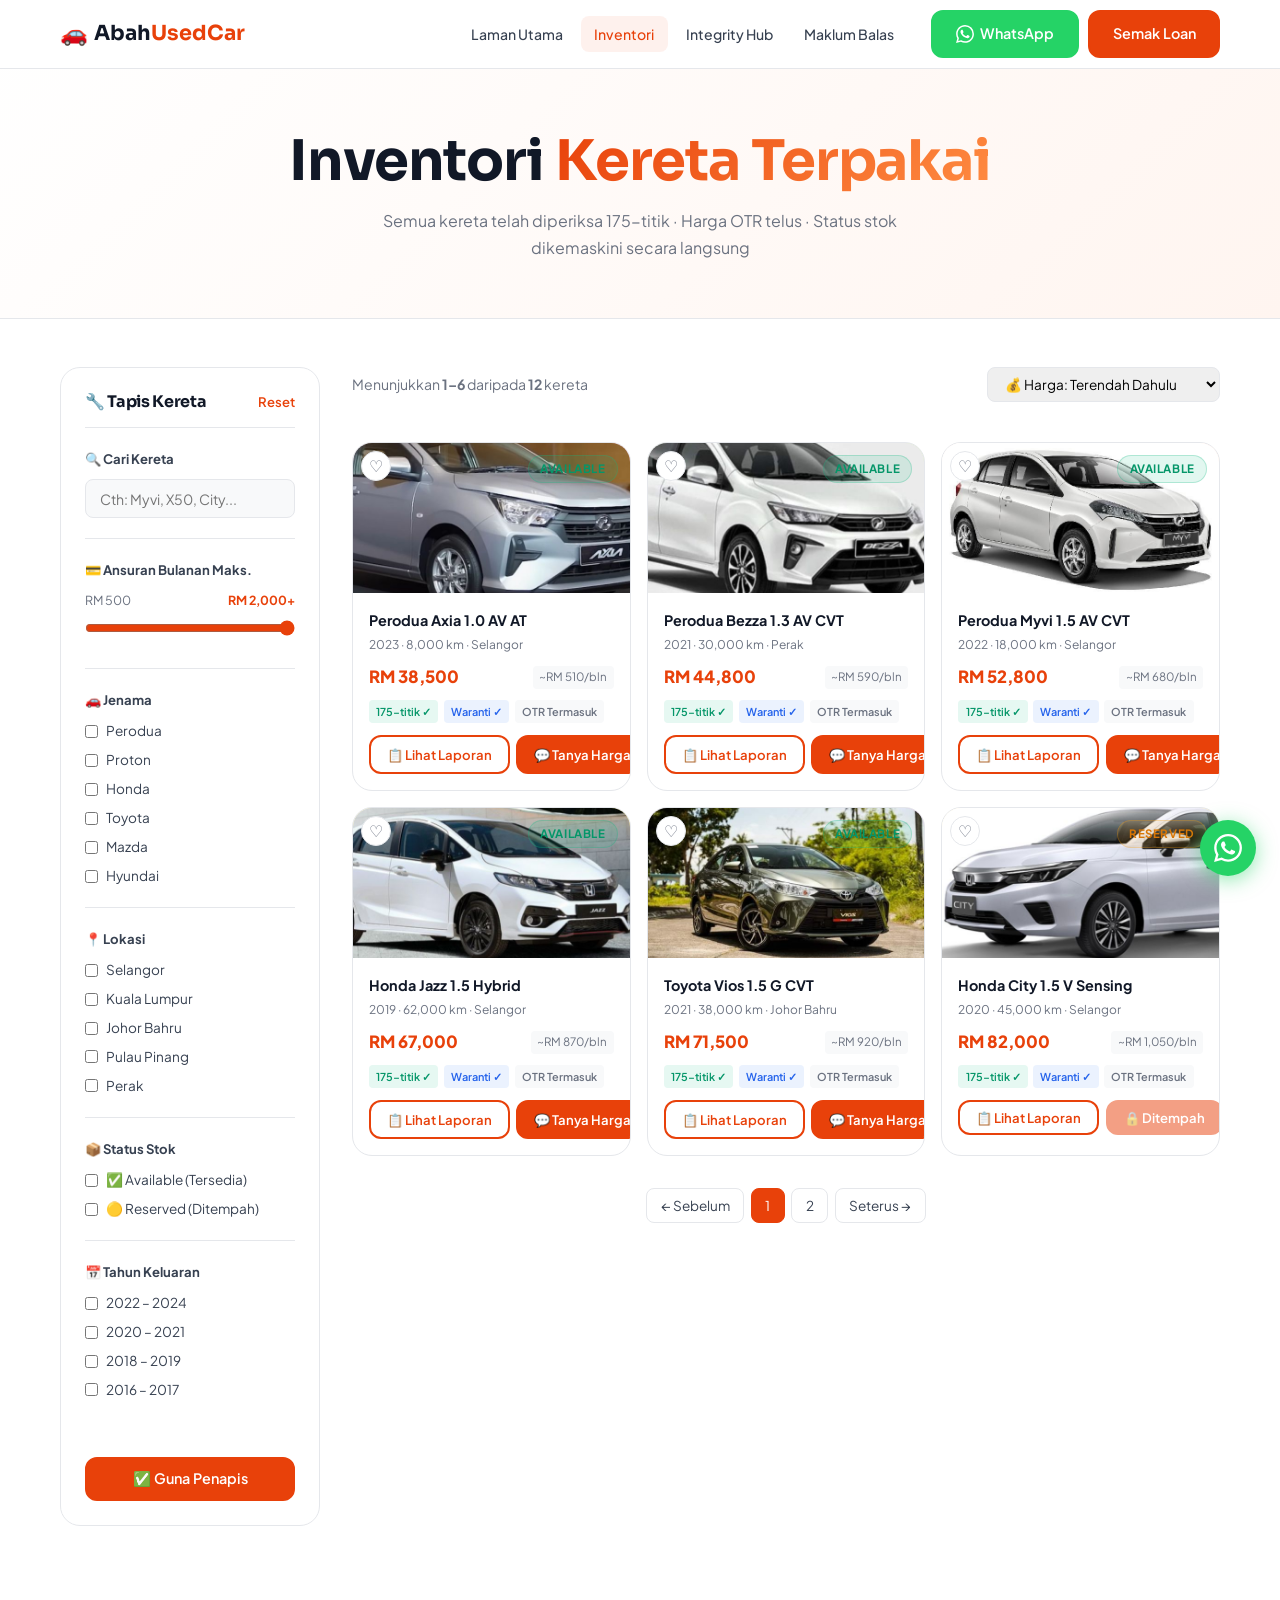
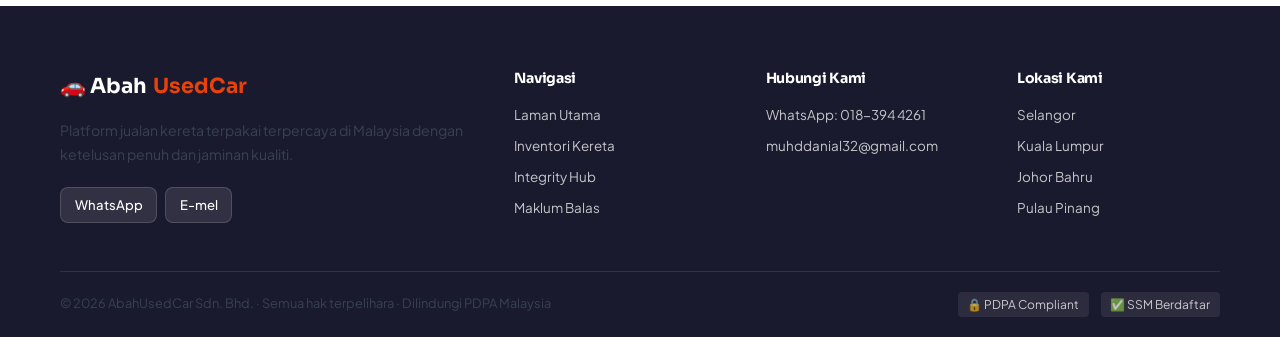
<file: inventory.html>
<!DOCTYPE html>
<html lang="ms">
<head>
  <meta charset="UTF-8" />
  <meta name="viewport" content="width=device-width, initial-scale=1.0" />
  <title>Inventori Kereta – AutoCaya</title>
  <link rel="preconnect" href="https://fonts.googleapis.com" />
  <link rel="preconnect" href="https://fonts.gstatic.com" crossorigin />
  <link href="https://fonts.googleapis.com/css2?family=Plus+Jakarta+Sans:wght@400;500;600;700;800&family=Sora:wght@300;400;600;700&display=swap" rel="stylesheet" />
  <link rel="stylesheet" href="style.css" />
</head>
<body>

  <!-- ===================================================
       BAHAGIAN: BAR NAVIGASI
       Lekat di atas — JavaScript akan tambah kelas
       'scrolled' apabila pengguna menatal ke bawah
  =================================================== -->
  <header class="navbar" id="navbar">
    <div class="container nav-inner">

      <!-- Logo AutoCaya — klik untuk kembali ke laman utama -->
      <a href="index.html" class="logo">
        <span class="logo-icon">🚗</span>
        <span>Abah<strong>UsedCar</strong></span>
      </a>

      <!-- Pautan navigasi (tersembunyi pada mobile, guna hamburger) -->
      <nav class="nav-links" id="navLinks">
        <a href="index.html" class="nav-link">Laman Utama</a>
        <a href="inventory.html" class="nav-link active">Inventori</a>
        <a href="integrity.html" class="nav-link">Integrity Hub</a>
        <a href="index.html#feedback" class="nav-link">Maklum Balas</a>
      </nav>

      <!-- Butang pantas di navbar (desktop sahaja) -->
      <div class="nav-cta">
        <a href="https://wa.me/60183944261" target="_blank" class="btn btn-whatsapp">
          <svg width="18" height="18" viewBox="0 0 24 24" fill="currentColor"><path d="M17.472 14.382c-.297-.149-1.758-.867-2.03-.967-.273-.099-.471-.148-.67.15-.197.297-.767.966-.94 1.164-.173.199-.347.223-.644.075-.297-.15-1.255-.463-2.39-1.475-.883-.788-1.48-1.761-1.653-2.059-.173-.297-.018-.458.13-.606.134-.133.298-.347.446-.52.149-.174.198-.298.298-.497.099-.198.05-.371-.025-.52-.075-.149-.669-1.612-.916-2.207-.242-.579-.487-.5-.669-.51-.173-.008-.371-.01-.57-.01-.198 0-.52.074-.792.372-.272.297-1.04 1.016-1.04 2.479 0 1.462 1.065 2.875 1.213 3.074.149.198 2.096 3.2 5.077 4.487.709.306 1.262.489 1.694.625.712.227 1.36.195 1.871.118.571-.085 1.758-.719 2.006-1.413.248-.694.248-1.289.173-1.413-.074-.124-.272-.198-.57-.347m-5.421 7.403h-.004a9.87 9.87 0 01-5.031-1.378l-.361-.214-3.741.982.998-3.648-.235-.374a9.86 9.86 0 01-1.51-5.26c.001-5.45 4.436-9.884 9.888-9.884 2.64 0 5.122 1.03 6.988 2.898a9.825 9.825 0 012.893 6.994c-.003 5.45-4.437 9.884-9.885 9.884m8.413-18.297A11.815 11.815 0 0012.05 0C5.495 0 .16 5.335.157 11.892c0 2.096.547 4.142 1.588 5.945L.057 24l6.305-1.654a11.882 11.882 0 005.683 1.448h.005c6.554 0 11.89-5.335 11.893-11.893a11.821 11.821 0 00-3.48-8.413z"/></svg>
          WhatsApp
        </a>
        <a href="https://wa.me/60183944261?text=Saya%20ingin%20semak%20kelayakan%20loan%20kereta" target="_blank" class="btn btn-primary">Semak Loan</a>
      </div>

      <!-- Ikon hamburger untuk menu mobile -->
      <button class="hamburger" id="hamburger" aria-label="Buka menu navigasi">
        <span></span><span></span><span></span>
      </button>
    </div>
  </header>


  <!-- ===================================================
       BAHAGIAN: PENGEPALA HALAMAN
       Tajuk + penerangan ringkas halaman inventori
  =================================================== -->
  <section class="page-header">
    <div class="container">
      <h1>Inventori <span class="gradient-text">Kereta Terpakai</span></h1>
      <p>Semua kereta telah diperiksa 175-titik · Harga OTR telus · Status stok dikemaskini secara langsung</p>
    </div>
  </section>


  <!-- ===================================================
       BAHAGIAN: PENAPIS + GRID KERETA
       Layout dua kolum:
         Kiri  → Sidebar penapis (filter)
         Kanan → Grid kereta yang dipaparkan
  =================================================== -->
  <section class="inventory-section">
    <div class="container inventory-layout">

      <!-- -----------------------------------------------
           SIDEBAR PENAPIS
           Semua pilihan untuk menapis senarai kereta.
           JavaScript membaca nilai dari sini secara langsung.
      ----------------------------------------------- -->
      <aside class="filter-sidebar" id="filterSidebar">
        <div class="filter-header">
          <h3>🔧 Tapis Kereta</h3>
          <!-- Butang ini akan kosongkan semua penapis dan paparkan semula semua kereta -->
          <button class="filter-reset" id="btnReset">Reset</button>
        </div>

        <!-- CARIAN NAMA / MODEL KERETA -->
        <div class="filter-group">
          <label class="filter-label">🔍 Cari Kereta</label>
          <input
            type="text"
            id="searchInput"
            class="filter-search-input"
            placeholder="Cth: Myvi, X50, City..."
            autocomplete="off"
          />
        </div>

        <!-- PENAPIS: ANSURAN BULANAN MAKSIMUM (SLIDER JULAT) -->
        <div class="filter-group">
          <label class="filter-label">💳 Ansuran Bulanan Maks.</label>
          <div class="range-labels">
            <span>RM 500</span>
            <!-- Teks nilai semasa slider — dikemas kini oleh JavaScript -->
            <span id="rangeVal" class="range-current">RM 2,000+</span>
          </div>
          <!-- Slider penapis ansuran: dari RM500 hingga RM2000 -->
          <input type="range" id="monthlyRange" min="500" max="2000" step="50" value="2000" />
        </div>

        <!-- PENAPIS: JENAMA KERETA (PILIHAN BERBILANG) -->
        <div class="filter-group">
          <label class="filter-label">🚗 Jenama</label>
          <div class="checkbox-group">
            <!-- Atribut data-filter="jenama" membolehkan JS tahu ini penapis jenama -->
            <label><input type="checkbox" data-filter="jenama" value="Perodua" /> Perodua</label>
            <label><input type="checkbox" data-filter="jenama" value="Proton"  /> Proton</label>
            <label><input type="checkbox" data-filter="jenama" value="Honda"   /> Honda</label>
            <label><input type="checkbox" data-filter="jenama" value="Toyota"  /> Toyota</label>
            <label><input type="checkbox" data-filter="jenama" value="Mazda"   /> Mazda</label>
            <label><input type="checkbox" data-filter="jenama" value="Hyundai" /> Hyundai</label>
          </div>
        </div>

        <!-- PENAPIS: LOKASI KERETA (PILIHAN BERBILANG) -->
        <div class="filter-group">
          <label class="filter-label">📍 Lokasi</label>
          <div class="checkbox-group">
            <!-- Atribut data-filter="lokasi" membolehkan JS tahu ini penapis lokasi -->
            <label><input type="checkbox" data-filter="lokasi" value="Selangor"     /> Selangor</label>
            <label><input type="checkbox" data-filter="lokasi" value="Kuala Lumpur" /> Kuala Lumpur</label>
            <label><input type="checkbox" data-filter="lokasi" value="Johor Bahru"  /> Johor Bahru</label>
            <label><input type="checkbox" data-filter="lokasi" value="Pulau Pinang" /> Pulau Pinang</label>
            <label><input type="checkbox" data-filter="lokasi" value="Perak"        /> Perak</label>
          </div>
        </div>

        <!-- PENAPIS: STATUS STOK (PILIHAN BERBILANG) -->
        <div class="filter-group">
          <label class="filter-label">📦 Status Stok</label>
          <div class="checkbox-group">
            <!-- 'available' = tersedia untuk dibeli; 'reserved' = sudah ditempah -->
            <label><input type="checkbox" data-filter="status" value="available" /> ✅ Available (Tersedia)</label>
            <label><input type="checkbox" data-filter="status" value="reserved"  /> 🟡 Reserved (Ditempah)</label>
          </div>
        </div>

        <!-- PENAPIS: TAHUN KELUARAN KERETA (PILIHAN BERBILANG) -->
        <div class="filter-group">
          <label class="filter-label">📅 Tahun Keluaran</label>
          <div class="checkbox-group">
            <!-- Format nilai: "tahunMula-tahunAkhir" — JS akan parse ini -->
            <label><input type="checkbox" data-filter="tahun" value="2022-2024" /> 2022 – 2024</label>
            <label><input type="checkbox" data-filter="tahun" value="2020-2021" /> 2020 – 2021</label>
            <label><input type="checkbox" data-filter="tahun" value="2018-2019" /> 2018 – 2019</label>
            <label><input type="checkbox" data-filter="tahun" value="2016-2017" /> 2016 – 2017</label>
          </div>
        </div>

        <!-- Butang guna penapis (lebih berguna pada mobile) -->
        <button class="btn btn-primary btn-full" id="btnApply" style="margin-top:1rem">
          ✅ Guna Penapis
        </button>
      </aside>


      <!-- -----------------------------------------------
           BAHAGIAN UTAMA: PAPARAN KERETA
           Kandungan grid akan dijana secara dinamik
           oleh fungsi renderKereta() dalam inventory.js
      ----------------------------------------------- -->
      <main class="inventory-main">

        <!-- Bar atas: bilangan keputusan + susun atur + butang penapis (mobile) -->
        <div class="inventory-topbar">
          <!-- Teks ini dikemas kini oleh JS selepas penapis diterapkan -->
          <span class="result-count" id="resultCount">Memuatkan kereta...</span>

          <!-- Dropdown untuk mengubah susunan kereta dalam grid -->
          <select class="sort-select" id="sortSelect">
            <option value="harga-rendah">💰 Harga: Terendah Dahulu</option>
            <option value="harga-tinggi">💸 Harga: Tertinggi Dahulu</option>
            <option value="terbaru">📅 Terbaru Dahulu</option>
            <option value="ansuran-rendah">💳 Ansuran: Terendah Dahulu</option>
          </select>

          <!-- Butang ini hanya muncul pada mobile untuk buka/tutup sidebar penapis -->
          <button class="btn btn-outline mobile-filter-btn" id="btnMobileFilter">🔧 Tapis</button>
        </div>

        <!-- TAG AKTIF — menunjukkan penapis yang sedang digunakan -->
        <div class="active-filters" id="activeTags"></div>

        <!-- GRID KERETA — semua kad kereta dijana di sini oleh JavaScript -->
        <div class="inv-grid" id="invGrid">
          <!-- Tempat letak: JavaScript akan hasilkan HTML kad kereta di sini -->
        </div>

        <!-- MESEJ TIADA KEPUTUSAN — muncul bila tiada kereta sepadan penapis -->
        <div class="empty-state" id="emptyState" style="display:none">
          <div class="empty-icon">🔍</div>
          <h3>Tiada Kereta Dijumpai</h3>
          <p>Cuba ubah atau kurangkan tetapan penapis anda untuk melihat lebih banyak kereta.</p>
          <button class="btn btn-primary" id="btnResetEmpty">Reset Semua Penapis</button>
        </div>

        <!-- PAGINASI — navigasi antara halaman kereta -->
        <div class="pagination" id="pagination"></div>
      </main>
    </div>
  </section>


  <!-- ===================================================
       MODAL: LAPORAN PEMERIKSAAN 175-TITIK
       Pop-up yang muncul apabila "Lihat Laporan" diklik.
       Kandungan modal dikemas kini secara dinamik oleh JS.
  =================================================== -->
  <div class="modal-overlay" id="reportModal">
    <div class="modal-box">

      <!-- Butang 'X' untuk tutup modal -->
      <button class="modal-close" id="btnTutupModal">✕</button>

      <!-- Tajuk modal -->
      <h2>📋 Laporan Pemeriksaan 175-Titik</h2>

      <!-- Paparan skor + nama kereta — diisi oleh JavaScript -->
      <div class="report-score">
        <div class="score-circle" id="modalSkor">--</div>
        <div>
          <div class="score-label" id="modalNamaKereta">--</div>
          <div class="score-sub" id="modalGredSkor">--</div>
        </div>
      </div>

      <!-- Senarai item pemeriksaan — diisi oleh JavaScript -->
      <div class="report-sections" id="modalLaporan"></div>

      <!-- Nota bawah laporan -->
      <div class="report-note" id="modalNota"></div>

      <!-- Butang tanya jurutera via WhatsApp -->
      <a id="modalWaBtn" href="https://wa.me/60183944261" target="_blank" class="btn btn-primary btn-full" style="margin-top:1rem">
        💬 Tanya Jurutera Kami →
      </a>
    </div>
  </div>


  <!-- ===================================================
       FOOTER
  =================================================== -->
  <footer class="footer">
    <div class="container">
      <div class="footer-grid">
        <div class="footer-brand">
          <div class="logo" style="color:#fff">🚗 Abah<strong>UsedCar</strong></div>
          <p>Platform jualan kereta terpakai terpercaya di Malaysia dengan ketelusan penuh dan jaminan kualiti.</p>
          <div class="footer-social">
            <a href="https://wa.me/60183944261" target="_blank" class="social-btn">WhatsApp</a>
            <a href="mailto:muhddanial32@gmail.com" class="social-btn">E-mel</a>
          </div>
        </div>
        <div class="footer-links">
          <h4>Navigasi</h4>
          <a href="index.html">Laman Utama</a>
          <a href="inventory.html">Inventori Kereta</a>
          <a href="integrity.html">Integrity Hub</a>
          <a href="index.html#feedback">Maklum Balas</a>
        </div>
        <div class="footer-links">
          <h4>Hubungi Kami</h4>
          <a href="https://wa.me/60183944261">WhatsApp: 018-394 4261</a>
          <a href="mailto:muhddanial32@gmail.com">muhddanial32@gmail.com</a>
        </div>
        <div class="footer-links">
          <h4>Lokasi Kami</h4>
          <a href="#">Selangor</a>
          <a href="#">Kuala Lumpur</a>
          <a href="#">Johor Bahru</a>
          <a href="#">Pulau Pinang</a>
        </div>
      </div>
      <div class="footer-bottom">
        <p>© 2026 AbahUsedCar Sdn. Bhd. · Semua hak terpelihara · Dilindungi PDPA Malaysia</p>
        <div class="footer-badges">
          <span>🔒 PDPA Compliant</span>
          <span>✅ SSM Berdaftar</span>
        </div>
      </div>
    </div>
  </footer>

  <!-- Butang WhatsApp terapung — sentiasa kelihatan -->
  <a href="https://wa.me/60183944261" target="_blank" class="whatsapp-float" aria-label="Hubungi kami di WhatsApp">
    <svg width="28" height="28" viewBox="0 0 24 24" fill="white"><path d="M17.472 14.382c-.297-.149-1.758-.867-2.03-.967-.273-.099-.471-.148-.67.15-.197.297-.767.966-.94 1.164-.173.199-.347.223-.644.075-.297-.15-1.255-.463-2.39-1.475-.883-.788-1.48-1.761-1.653-2.059-.173-.297-.018-.458.13-.606.134-.133.298-.347.446-.52.149-.174.198-.298.298-.497.099-.198.05-.371-.025-.52-.075-.149-.669-1.612-.916-2.207-.242-.579-.487-.5-.669-.51-.173-.008-.371-.01-.57-.01-.198 0-.52.074-.792.372-.272.297-1.04 1.016-1.04 2.479 0 1.462 1.065 2.875 1.213 3.074.149.198 2.096 3.2 5.077 4.487.709.306 1.262.489 1.694.625.712.227 1.36.195 1.871.118.571-.085 1.758-.719 2.006-1.413.248-.694.248-1.289.173-1.413-.074-.124-.272-.198-.57-.347m-5.421 7.403h-.004a9.87 9.87 0 01-5.031-1.378l-.361-.214-3.741.982.998-3.648-.235-.374a9.86 9.86 0 01-1.51-5.26c.001-5.45 4.436-9.884 9.888-9.884 2.64 0 5.122 1.03 6.988 2.898a9.825 9.825 0 012.893 6.994c-.003 5.45-4.437 9.884-9.885 9.884m8.413-18.297A11.815 11.815 0 0012.05 0C5.495 0 .16 5.335.157 11.892c0 2.096.547 4.142 1.588 5.945L.057 24l6.305-1.654a11.882 11.882 0 005.683 1.448h.005c6.554 0 11.89-5.335 11.893-11.893a11.821 11.821 0 00-3.48-8.413z"/></svg>
  </a>

  <!-- Muat naik skrip JavaScript -->
  <script src="main.js"></script>
  <script src="inventory.js"></script>

</body>
</html>
</file>
<file: style.css>
/* ================================================
   AutoCaya – Stylesheet
   Tema: Modern Malaysian Car Marketplace
   Font: Plus Jakarta Sans + Sora
   Color: Orange/Red primary (Carsome-inspired)
   ================================================ */

/* ===== CSS VARIABLES ===== */
:root {
  --primary: #E8410A;        /* Deep orange-red – main brand color */
  --primary-light: #FF5733;  /* Brighter accent */
  --primary-dark: #C13008;   /* Darker shade for hover */
  --secondary: #1A1A2E;      /* Deep navy – for dark sections */
  --surface: #FFFFFF;
  --surface-alt: #F8F9FA;
  --text-dark: #111827;
  --text-mid: #374151;
  --text-light: #6B7280;
  --text-xlight: #9CA3AF;
  --border: #E5E7EB;
  --success: #10B981;
  --warning: #F59E0B;
  --danger: #EF4444;
  --shadow-sm: 0 1px 3px rgba(0,0,0,0.08);
  --shadow-md: 0 4px 16px rgba(0,0,0,0.10);
  --shadow-lg: 0 8px 32px rgba(0,0,0,0.14);
  --shadow-xl: 0 20px 60px rgba(0,0,0,0.18);
  --radius-sm: 8px;
  --radius-md: 12px;
  --radius-lg: 20px;
  --radius-xl: 28px;
  --transition: all 0.25s cubic-bezier(0.4, 0, 0.2, 1);
  --font-main: 'Plus Jakarta Sans', sans-serif;
  --font-display: 'Sora', sans-serif;
}

/* ===== RESET & BASE ===== */
*, *::before, *::after { box-sizing: border-box; margin: 0; padding: 0; }

html { scroll-behavior: smooth; }

body {
  font-family: var(--font-main);
  color: var(--text-dark);
  background: var(--surface);
  line-height: 1.6;
  overflow-x: hidden;
}

/* ===== TYPOGRAPHY ===== */
h1, h2, h3, h4, h5 {
  font-family: var(--font-display);
  font-weight: 700;
  line-height: 1.2;
  letter-spacing: -0.02em;
}
h1 { font-size: clamp(2rem, 5vw, 3.5rem); }
h2 { font-size: clamp(1.6rem, 3.5vw, 2.4rem); }
h3 { font-size: 1.2rem; }

p { color: var(--text-mid); line-height: 1.7; }
a { text-decoration: none; color: inherit; }
img { max-width: 100%; }
button { font-family: var(--font-main); cursor: pointer; }

/* ===== GRADIENT TEXT ===== */
.gradient-text {
  background: linear-gradient(135deg, var(--primary), #FF8C42);
  -webkit-background-clip: text;
  -webkit-text-fill-color: transparent;
  background-clip: text;
}

/* ===== CONTAINER ===== */
.container {
  max-width: 1200px;
  margin: 0 auto;
  padding: 0 1.25rem;
}

/* ===== BUTTONS ===== */
.btn {
  display: inline-flex;
  align-items: center;
  gap: 0.4rem;
  padding: 0.65rem 1.4rem;
  border-radius: var(--radius-md);
  font-weight: 600;
  font-size: 0.9rem;
  transition: var(--transition);
  border: 2px solid transparent;
  white-space: nowrap;
  cursor: pointer;
}
.btn-primary {
  background: var(--primary);
  color: #fff;
  border-color: var(--primary);
}
.btn-primary:hover { background: var(--primary-dark); transform: translateY(-1px); box-shadow: 0 6px 20px rgba(232,65,10,0.3); }

.btn-outline {
  background: transparent;
  color: var(--primary);
  border-color: var(--primary);
}
.btn-outline:hover { background: var(--primary); color: #fff; transform: translateY(-1px); }

.btn-whatsapp {
  background: #25D366;
  color: #fff;
  border-color: #25D366;
}
.btn-whatsapp:hover { background: #20b858; transform: translateY(-1px); box-shadow: 0 4px 16px rgba(37,211,102,0.35); }

.btn-full { width: 100%; justify-content: center; }
.btn-sm { padding: 0.45rem 1rem; font-size: 0.82rem; }

/* ===== NAVBAR ===== */
.navbar {
  position: fixed;
  top: 0; left: 0; right: 0;
  z-index: 1000;
  background: rgba(255,255,255,0.97);
  backdrop-filter: blur(12px);
  border-bottom: 1px solid var(--border);
  transition: var(--transition);
}
.navbar.scrolled { box-shadow: var(--shadow-md); }

.nav-inner {
  display: flex;
  align-items: center;
  gap: 1.5rem;
  height: 68px;
}

/* Logo */
.logo {
  display: flex;
  align-items: center;
  gap: 0.4rem;
  font-family: var(--font-display);
  font-size: 1.3rem;
  font-weight: 700;
  color: var(--text-dark);
  white-space: nowrap;
}
.logo strong { color: var(--primary); }
.logo-icon { font-size: 1.4rem; }

/* Nav Links */
.nav-links {
  display: flex;
  gap: 0.25rem;
  margin-left: auto;
}
.nav-link {
  padding: 0.45rem 0.85rem;
  border-radius: var(--radius-sm);
  font-weight: 500;
  font-size: 0.88rem;
  color: var(--text-mid);
  transition: var(--transition);
}
.nav-link:hover, .nav-link.active {
  color: var(--primary);
  background: rgba(232,65,10,0.07);
}

.nav-cta { display: flex; gap: 0.6rem; align-items: center; }

/* Hamburger (mobile) */
.hamburger {
  display: none;
  flex-direction: column;
  gap: 5px;
  background: none;
  border: none;
  padding: 0.5rem;
  margin-left: auto;
}
.hamburger span {
  display: block;
  width: 24px; height: 2px;
  background: var(--text-dark);
  border-radius: 2px;
  transition: var(--transition);
}
.hamburger.open span:nth-child(1) { transform: translateY(7px) rotate(45deg); }
.hamburger.open span:nth-child(2) { opacity: 0; }
.hamburger.open span:nth-child(3) { transform: translateY(-7px) rotate(-45deg); }

/* ===== HERO SECTION ===== */
.hero {
  min-height: 100vh;
  padding-top: 100px;
  display: flex;
  align-items: center;
  position: relative;
  overflow: hidden;
  background: linear-gradient(135deg, #fff 0%, #FFF5F0 50%, #FFF 100%);
}
.hero-bg {
  position: absolute;
  inset: 0;
  background: 
    radial-gradient(ellipse 600px 400px at 80% 50%, rgba(232,65,10,0.06) 0%, transparent 70%),
    radial-gradient(ellipse 400px 400px at 20% 80%, rgba(255,200,150,0.08) 0%, transparent 60%);
  pointer-events: none;
}
.hero-content {
  display: grid;
  grid-template-columns: 1fr 1fr;
  gap: 3rem;
  align-items: center;
  padding: 3rem 1.25rem;
}

.hero-badge {
  display: inline-block;
  background: rgba(232,65,10,0.08);
  color: var(--primary);
  border: 1px solid rgba(232,65,10,0.2);
  border-radius: 999px;
  padding: 0.35rem 1rem;
  font-size: 0.82rem;
  font-weight: 600;
  margin-bottom: 1rem;
}

.hero-text h1 { margin-bottom: 0.75rem; }
.hero-sub { font-size: 1.05rem; color: var(--text-mid); margin-bottom: 2rem; max-width: 520px; }

/* Search Bar */
.search-bar {
  display: flex;
  gap: 0.5rem;
  background: #fff;
  border-radius: var(--radius-lg);
  padding: 0.75rem;
  box-shadow: var(--shadow-xl);
  border: 1px solid var(--border);
  flex-wrap: wrap;
  margin-bottom: 1.25rem;
}
.search-field {
  flex: 1;
  min-width: 120px;
  display: flex;
  flex-direction: column;
  gap: 0.2rem;
}
.search-field label {
  font-size: 0.72rem;
  font-weight: 600;
  color: var(--text-light);
  text-transform: uppercase;
  letter-spacing: 0.05em;
  padding-left: 0.5rem;
}
.search-field select {
  border: none;
  outline: none;
  font-family: var(--font-main);
  font-size: 0.88rem;
  font-weight: 500;
  color: var(--text-dark);
  background: transparent;
  cursor: pointer;
  padding: 0.3rem 0.5rem;
}
.search-btn { align-self: flex-end; flex-shrink: 0; }

/* Quick Links */
.hero-quick-links {
  display: flex;
  gap: 0.75rem;
  flex-wrap: wrap;
}
.quick-link {
  background: #fff;
  border: 1px solid var(--border);
  border-radius: var(--radius-sm);
  padding: 0.45rem 0.9rem;
  font-size: 0.82rem;
  font-weight: 500;
  color: var(--text-mid);
  transition: var(--transition);
}
.quick-link:hover { border-color: var(--primary); color: var(--primary); box-shadow: var(--shadow-sm); }

/* Hero Car Card */
.hero-visual { display: flex; justify-content: center; }
.hero-car-card {
  background: #fff;
  border-radius: var(--radius-xl);
  padding: 1.5rem;
  box-shadow: var(--shadow-xl);
  border: 1px solid var(--border);
  width: 100%;
  max-width: 380px;
  animation: floatCard 3s ease-in-out infinite;
}
@keyframes floatCard {
  0%, 100% { transform: translateY(0); }
  50% { transform: translateY(-8px); }
}
.car-img-placeholder {
  background: linear-gradient(135deg, #FFF5F0, #FFE0D0);
  border-radius: var(--radius-lg);
  padding: 2rem;
  text-align: center;
  position: relative;
  margin-bottom: 1rem;
}
.car-emoji { font-size: 4rem; margin-bottom: 0.5rem; }
.car-label { font-weight: 600; color: var(--text-dark); }
.car-price { font-size: 1.4rem; font-weight: 800; color: var(--primary); margin-top: 0.25rem; }
.car-monthly { font-size: 0.82rem; color: var(--text-light); }
.otr { font-size: 0.7rem; background: var(--primary); color: #fff; padding: 0.1rem 0.4rem; border-radius: 4px; vertical-align: middle; }

.hero-stats {
  display: grid;
  grid-template-columns: repeat(3, 1fr);
  gap: 0.5rem;
  margin-top: 0.75rem;
}
.stat {
  display: flex;
  flex-direction: column;
  align-items: center;
  background: var(--surface-alt);
  border-radius: var(--radius-sm);
  padding: 0.6rem 0.5rem;
}
.stat-num { font-size: 1.1rem; font-weight: 800; color: var(--primary); }
.stat-label { font-size: 0.7rem; color: var(--text-light); font-weight: 500; }

/* ===== STATUS BADGES ===== */
.status-badge {
  display: inline-block;
  padding: 0.25rem 0.7rem;
  border-radius: 999px;
  font-size: 0.72rem;
  font-weight: 700;
  text-transform: uppercase;
  letter-spacing: 0.05em;
  position: absolute;
  top: 0.75rem;
  right: 0.75rem;
}
.status-badge.available { background: rgba(16,185,129,0.12); color: #059669; border: 1px solid rgba(16,185,129,0.25); }
.status-badge.reserved { background: rgba(245,158,11,0.12); color: #D97706; border: 1px solid rgba(245,158,11,0.25); }

/* ===== TRUST SECTION ===== */
.trust-section {
  padding: 5rem 0;
  background: var(--secondary);
  position: relative;
}
.trust-section::before {
  content: '';
  position: absolute;
  inset: 0;
  background: url("data:image/svg+xml,%3Csvg width='60' height='60' viewBox='0 0 60 60' xmlns='http://www.w3.org/2000/svg'%3E%3Cg fill='none' fill-rule='evenodd'%3E%3Cg fill='%23ffffff' fill-opacity='0.02'%3E%3Cpath d='M36 34v-4h-2v4h-4v2h4v4h2v-4h4v-2h-4zm0-30V0h-2v4h-4v2h4v4h2V6h4V4h-4zM6 34v-4H4v4H0v2h4v4h2v-4h4v-2H6zM6 4V0H4v4H0v2h4v4h2V6h4V4H6z'/%3E%3C/g%3E%3C/g%3E%3C/svg%3E");
}
.trust-grid {
  display: grid;
  grid-template-columns: repeat(4, 1fr);
  gap: 1.5rem;
}
.trust-card {
  background: rgba(255,255,255,0.05);
  border: 1px solid rgba(255,255,255,0.1);
  border-radius: var(--radius-lg);
  padding: 2rem 1.5rem;
  text-align: center;
  transition: var(--transition);
  position: relative;
  z-index: 1;
}
.trust-card:hover { background: rgba(255,255,255,0.1); transform: translateY(-4px); }
.trust-icon { font-size: 2.5rem; margin-bottom: 1rem; }
.trust-card h3 { color: #fff; margin-bottom: 0.5rem; font-size: 1rem; }
.trust-card p { color: rgba(255,255,255,0.65); font-size: 0.88rem; }

/* ===== SECTION HEADER ===== */
.section-header {
  text-align: center;
  margin-bottom: 3rem;
}
.section-header h2 { margin-bottom: 0.6rem; }
.section-header p { color: var(--text-light); font-size: 1rem; max-width: 560px; margin: 0 auto; }

/* ===== SOCIAL PROOF ===== */
.social-proof { padding: 5rem 0; background: var(--surface-alt); }

.overall-rating {
  display: inline-flex;
  align-items: center;
  gap: 1rem;
  background: #fff;
  border: 1px solid var(--border);
  border-radius: var(--radius-lg);
  padding: 1rem 1.5rem;
  margin-top: 1.25rem;
  box-shadow: var(--shadow-sm);
}
.big-rating { font-size: 3rem; font-weight: 800; color: var(--primary); line-height: 1; }
.stars { color: #F59E0B; font-size: 1.1rem; }
.rating-count { font-size: 0.82rem; color: var(--text-light); }

.reviews-grid {
  display: grid;
  grid-template-columns: repeat(3, 1fr);
  gap: 1.25rem;
  margin-bottom: 2.5rem;
}

.review-card {
  background: #fff;
  border: 1px solid var(--border);
  border-radius: var(--radius-lg);
  padding: 1.5rem;
  box-shadow: var(--shadow-sm);
  transition: var(--transition);
}
.review-card:hover { box-shadow: var(--shadow-md); transform: translateY(-2px); }
.negative-review { border-color: rgba(239,68,68,0.2); background: #FFFBFB; }

.review-header {
  display: flex;
  align-items: center;
  gap: 0.75rem;
  margin-bottom: 1rem;
}
.reviewer-avatar {
  width: 42px; height: 42px;
  border-radius: 50%;
  background: var(--primary);
  color: #fff;
  display: flex;
  align-items: center;
  justify-content: center;
  font-weight: 700;
  font-size: 0.85rem;
  flex-shrink: 0;
}
.reviewer-name { font-weight: 600; font-size: 0.9rem; color: var(--text-dark); }
.review-meta { font-size: 0.75rem; color: var(--text-light); }
.review-stars { margin-left: auto; color: #F59E0B; font-size: 0.9rem; }
.review-text { font-size: 0.88rem; color: var(--text-mid); line-height: 1.6; margin-bottom: 0.75rem; }
.review-date { font-size: 0.75rem; color: var(--text-xlight); }

.review-footer-row {
  display: flex;
  justify-content: space-between;
  align-items: center;
}
.flag-btn {
  background: none;
  border: none;
  color: var(--text-xlight);
  font-size: 0.75rem;
  cursor: pointer;
  padding: 0.2rem 0.5rem;
  border-radius: 4px;
  transition: var(--transition);
}
.flag-btn:hover { color: var(--danger); background: rgba(239,68,68,0.08); }

.company-response {
  background: rgba(232,65,10,0.05);
  border-left: 3px solid var(--primary);
  border-radius: 0 var(--radius-sm) var(--radius-sm) 0;
  padding: 0.75rem 1rem;
  margin: 0.75rem 0;
  font-size: 0.82rem;
}
.response-label { font-weight: 600; color: var(--primary); margin-bottom: 0.3rem; }
.company-response p { font-size: 0.82rem; color: var(--text-mid); }

.center-cta { text-align: center; margin-top: 1rem; }

/* ===== POPULAR CARS ===== */
.popular-cars { padding: 5rem 0; }

.cars-grid {
  display: grid;
  grid-template-columns: repeat(3, 1fr);
  gap: 1.25rem;
  margin-bottom: 2.5rem;
}

.car-card {
  background: #fff;
  border: 1px solid var(--border);
  border-radius: var(--radius-lg);
  overflow: hidden;
  box-shadow: var(--shadow-sm);
  transition: var(--transition);
}
.car-card:hover { box-shadow: var(--shadow-lg); transform: translateY(-4px); }

.car-img-wrap {
  background: linear-gradient(135deg, #FFF5F0, #FFE0D0);
  padding: 2rem;
  text-align: center;
  position: relative;
  min-height: 160px;
  display: flex;
  align-items: center;
  justify-content: center;
}
.car-emoji-big { font-size: 4rem; }
.car-info { padding: 1.25rem; }
.car-name { font-weight: 700; color: var(--text-dark); margin-bottom: 0.25rem; }
.car-year-km { font-size: 0.82rem; color: var(--text-light); margin-bottom: 0.75rem; }
.car-price-row { display: flex; justify-content: space-between; align-items: center; margin-bottom: 0.75rem; }
.price { font-size: 1.2rem; font-weight: 800; color: var(--primary); }
.monthly { font-size: 0.78rem; color: var(--text-light); background: var(--surface-alt); padding: 0.2rem 0.5rem; border-radius: 4px; }
.car-badges { display: flex; gap: 0.4rem; flex-wrap: wrap; margin-bottom: 1rem; }
.badge {
  font-size: 0.7rem;
  padding: 0.2rem 0.55rem;
  border-radius: 4px;
  background: rgba(16,185,129,0.1);
  color: #059669;
  font-weight: 600;
}

/* ===== FEEDBACK SECTION ===== */
.feedback-section {
  padding: 5rem 0;
  background: linear-gradient(135deg, #FFF5F0, #fff);
}
.feedback-grid {
  display: grid;
  grid-template-columns: 1fr 1.5fr;
  gap: 4rem;
  align-items: start;
}
.feedback-info h2 { margin-bottom: 1rem; }
.feedback-info p { color: var(--text-mid); margin-bottom: 2rem; }

.contact-options { display: flex; flex-direction: column; gap: 1rem; }
.contact-item {
  display: flex;
  align-items: center;
  gap: 1rem;
  background: #fff;
  border: 1px solid var(--border);
  border-radius: var(--radius-md);
  padding: 1rem 1.25rem;
  transition: var(--transition);
}
.contact-item:hover { border-color: var(--primary); box-shadow: var(--shadow-md); }
.contact-icon { font-size: 1.5rem; }
.contact-label { font-size: 0.78rem; color: var(--text-light); font-weight: 500; }
.contact-value { font-weight: 600; color: var(--text-dark); }

/* Feedback Form */
.feedback-form {
  background: #fff;
  border: 1px solid var(--border);
  border-radius: var(--radius-xl);
  padding: 2rem;
  box-shadow: var(--shadow-lg);
}
.form-row { display: grid; grid-template-columns: 1fr 1fr; gap: 1rem; }
.form-group { display: flex; flex-direction: column; gap: 0.4rem; margin-bottom: 1rem; }
.form-group label { font-size: 0.82rem; font-weight: 600; color: var(--text-mid); }
.form-group input,
.form-group select,
.form-group textarea {
  border: 1.5px solid var(--border);
  border-radius: var(--radius-sm);
  padding: 0.65rem 0.9rem;
  font-family: var(--font-main);
  font-size: 0.9rem;
  color: var(--text-dark);
  background: var(--surface-alt);
  transition: var(--transition);
  outline: none;
}
.form-group input:focus,
.form-group select:focus,
.form-group textarea:focus {
  border-color: var(--primary);
  background: #fff;
  box-shadow: 0 0 0 3px rgba(232,65,10,0.1);
}
.form-note {
  text-align: center;
  font-size: 0.78rem;
  color: var(--text-light);
  margin-top: 0.75rem;
}
.form-success {
  display: none;
  background: rgba(16,185,129,0.1);
  color: #059669;
  border: 1px solid rgba(16,185,129,0.2);
  border-radius: var(--radius-sm);
  padding: 0.75rem;
  text-align: center;
  font-weight: 600;
  margin-top: 1rem;
}
.form-success.show { display: block; animation: fadeIn 0.4s ease; }

/* ===== PAGE HEADER (inner pages) ===== */
.page-header {
  padding: 8rem 0 3.5rem;
  text-align: center;
  background: linear-gradient(135deg, #fff 0%, #FFF5F0 100%);
  border-bottom: 1px solid var(--border);
}
.page-header h1 { margin-bottom: 0.75rem; }
.page-header p { color: var(--text-light); font-size: 1rem; max-width: 600px; margin: 0 auto; }

/* ===== INVENTORY PAGE ===== */
.inventory-section { padding: 3rem 0 5rem; }
.inventory-layout {
  display: grid;
  grid-template-columns: 260px 1fr;
  gap: 2rem;
  align-items: start;
}

/* Filter Sidebar */
.filter-sidebar {
  background: #fff;
  border: 1px solid var(--border);
  border-radius: var(--radius-lg);
  padding: 1.5rem;
  position: sticky;
  top: 90px;
}
.filter-header {
  display: flex;
  justify-content: space-between;
  align-items: center;
  margin-bottom: 1.25rem;
  padding-bottom: 1rem;
  border-bottom: 1px solid var(--border);
}
.filter-header h3 { font-size: 1rem; }
.filter-reset {
  background: none;
  border: none;
  color: var(--primary);
  font-size: 0.82rem;
  font-weight: 600;
  cursor: pointer;
}
.filter-group { margin-bottom: 1.25rem; padding-bottom: 1.25rem; border-bottom: 1px solid var(--border); }
.filter-group:last-of-type { border-bottom: none; }
.filter-label {
  display: block;
  font-size: 0.82rem;
  font-weight: 700;
  color: var(--text-mid);
  margin-bottom: 0.65rem;
}
.checkbox-group { display: flex; flex-direction: column; gap: 0.45rem; }
.checkbox-group label {
  display: flex;
  align-items: center;
  gap: 0.5rem;
  font-size: 0.85rem;
  color: var(--text-mid);
  cursor: pointer;
}
.checkbox-group input[type="checkbox"] { accent-color: var(--primary); }
.range-labels { display: flex; justify-content: space-between; font-size: 0.78rem; color: var(--text-light); margin-bottom: 0.4rem; }
input[type="range"] { width: 100%; accent-color: var(--primary); margin-bottom: 0.75rem; }

/* Inventory Main */
.inventory-topbar {
  display: flex;
  align-items: center;
  gap: 1rem;
  margin-bottom: 1.5rem;
  flex-wrap: wrap;
}
.result-count { font-size: 0.88rem; color: var(--text-light); flex: 1; }
.sort-select {
  border: 1.5px solid var(--border);
  border-radius: var(--radius-sm);
  padding: 0.45rem 0.8rem;
  font-family: var(--font-main);
  font-size: 0.85rem;
  outline: none;
  cursor: pointer;
}
.mobile-filter-btn { display: none; }

/* Inventory Grid */
.inv-grid {
  display: grid;
  grid-template-columns: repeat(3, 1fr);
  gap: 1rem;
  margin-bottom: 2rem;
}

.inv-card {
  background: #fff;
  border: 1px solid var(--border);
  border-radius: var(--radius-lg);
  overflow: hidden;
  transition: var(--transition);
}
.inv-card:hover { box-shadow: var(--shadow-lg); transform: translateY(-3px); }

.inv-img {
  background: linear-gradient(135deg, #FFF5F0, #FFE0D0);
  height: 150px;
  display: flex;
  align-items: center;
  justify-content: center;
  position: relative;
  font-size: 3.5rem;
}
.wishlist-btn {
  position: absolute;
  top: 0.5rem;
  left: 0.5rem;
  background: #fff;
  border: 1px solid var(--border);
  width: 30px; height: 30px;
  border-radius: 50%;
  display: flex;
  align-items: center;
  justify-content: center;
  font-size: 1rem;
  cursor: pointer;
  transition: var(--transition);
  color: var(--text-light);
}
.wishlist-btn:hover { color: var(--danger); border-color: var(--danger); }

.inv-body { padding: 1rem; }
.inv-name { font-weight: 700; font-size: 0.9rem; color: var(--text-dark); margin-bottom: 0.2rem; }
.inv-meta { font-size: 0.75rem; color: var(--text-light); margin-bottom: 0.6rem; }
.inv-price-row { display: flex; justify-content: space-between; align-items: center; margin-bottom: 0.6rem; }
.inv-price { font-size: 1.05rem; font-weight: 800; color: var(--primary); }
.inv-monthly { font-size: 0.72rem; color: var(--text-light); background: var(--surface-alt); padding: 0.15rem 0.4rem; border-radius: 4px; }
.inv-tags { display: flex; gap: 0.35rem; flex-wrap: wrap; margin-bottom: 0.75rem; }
.itag { font-size: 0.68rem; padding: 0.15rem 0.45rem; border-radius: 4px; font-weight: 600; }
.itag.green { background: rgba(16,185,129,0.1); color: #059669; }
.itag.blue { background: rgba(59,130,246,0.1); color: #2563EB; }
.itag.gray { background: var(--surface-alt); color: var(--text-light); }
.inv-actions { display: flex; gap: 0.4rem; }
.inv-actions .btn { flex: 1; }

/* Pagination */
.pagination {
  display: flex;
  gap: 0.4rem;
  justify-content: center;
  flex-wrap: wrap;
}
.page-btn {
  background: #fff;
  border: 1.5px solid var(--border);
  border-radius: var(--radius-sm);
  padding: 0.5rem 0.85rem;
  font-family: var(--font-main);
  font-size: 0.85rem;
  cursor: pointer;
  transition: var(--transition);
  color: var(--text-mid);
}
.page-btn:hover, .page-btn.active { background: var(--primary); border-color: var(--primary); color: #fff; }
.page-dots { display: flex; align-items: center; color: var(--text-light); }
.page-next { color: var(--primary); font-weight: 600; }

/* ===== MODAL ===== */
.modal-overlay {
  position: fixed;
  inset: 0;
  background: rgba(0,0,0,0.6);
  z-index: 2000;
  display: flex;
  align-items: center;
  justify-content: center;
  padding: 1rem;
  opacity: 0;
  pointer-events: none;
  transition: opacity 0.3s ease;
}
.modal-overlay.active { opacity: 1; pointer-events: all; }
.modal-box {
  background: #fff;
  border-radius: var(--radius-xl);
  padding: 2rem;
  max-width: 520px;
  width: 100%;
  max-height: 80vh;
  overflow-y: auto;
  position: relative;
  transform: scale(0.9);
  transition: transform 0.3s ease;
}
.modal-overlay.active .modal-box { transform: scale(1); }
.modal-close {
  position: absolute;
  top: 1rem; right: 1rem;
  background: var(--surface-alt);
  border: none;
  width: 32px; height: 32px;
  border-radius: 50%;
  cursor: pointer;
  font-size: 1rem;
  display: flex; align-items: center; justify-content: center;
}
.modal-box h2 { margin-bottom: 1.25rem; font-size: 1.2rem; }

.report-score {
  display: flex;
  gap: 1rem;
  align-items: center;
  background: var(--surface-alt);
  border-radius: var(--radius-md);
  padding: 1rem;
  margin-bottom: 1.25rem;
}
.score-circle {
  width: 64px; height: 64px;
  border-radius: 50%;
  background: var(--primary);
  color: #fff;
  display: flex;
  align-items: center;
  justify-content: center;
  font-size: 1.3rem;
  font-weight: 800;
  flex-shrink: 0;
}
.score-circle span { font-size: 0.65rem; }
.score-label { font-weight: 700; color: var(--text-dark); }
.score-sub { font-size: 0.8rem; color: var(--success); }

.report-sections { display: flex; flex-direction: column; gap: 0.5rem; margin-bottom: 1rem; }
.report-item { font-size: 0.85rem; padding: 0.5rem 0.75rem; border-radius: var(--radius-sm); }
.report-item.pass { background: rgba(16,185,129,0.08); color: #065F46; }
.report-item.warn { background: rgba(245,158,11,0.1); color: #92400E; }
.report-note { font-size: 0.78rem; color: var(--text-light); margin-bottom: 1rem; }

/* ===== INTEGRITY HUB PAGE ===== */
.integrity-header {
  background: linear-gradient(135deg, var(--secondary) 0%, #2D1B69 100%);
  color: #fff;
}
.integrity-header h1, .integrity-header p { color: #fff; }
.integrity-header p { color: rgba(255,255,255,0.75); }
.integrity-hero-badge {
  display: inline-block;
  background: rgba(232,65,10,0.2);
  border: 1px solid rgba(232,65,10,0.4);
  color: #FF8C6A;
  border-radius: 999px;
  padding: 0.35rem 1rem;
  font-size: 0.82rem;
  font-weight: 600;
  margin-bottom: 1rem;
}
.integrity-stat-row {
  display: flex;
  gap: 2rem;
  justify-content: center;
  margin-top: 2rem;
  flex-wrap: wrap;
}
.istat { display: flex; flex-direction: column; align-items: center; }
.istat-num { font-size: 2rem; font-weight: 800; color: #FF8C6A; }
.istat-label { font-size: 0.78rem; color: rgba(255,255,255,0.6); text-align: center; }

/* Integrity sections */
.integrity-section { padding: 5rem 0; }
.verify-steps { display: flex; flex-direction: column; gap: 1.5rem; max-width: 700px; margin: 0 auto; }
.vstep {
  display: flex;
  gap: 1.5rem;
  align-items: flex-start;
  background: #fff;
  border: 1px solid var(--border);
  border-radius: var(--radius-lg);
  padding: 1.5rem;
  box-shadow: var(--shadow-sm);
  transition: var(--transition);
}
.vstep:hover { box-shadow: var(--shadow-md); transform: translateX(4px); }
.vstep-num {
  font-size: 2rem;
  font-weight: 800;
  color: var(--primary);
  opacity: 0.3;
  flex-shrink: 0;
  font-family: var(--font-display);
}
.vstep-content h3 { margin-bottom: 0.4rem; font-size: 1rem; }
.vstep-content p { font-size: 0.88rem; }

/* Shield Section */
.shield-section { padding: 5rem 0; background: var(--surface-alt); }
.shield-grid { display: grid; grid-template-columns: repeat(4, 1fr); gap: 1.25rem; }
.shield-card {
  background: #fff;
  border: 1px solid var(--border);
  border-radius: var(--radius-lg);
  padding: 1.75rem 1.25rem;
  text-align: center;
  transition: var(--transition);
}
.shield-card:hover { box-shadow: var(--shadow-md); transform: translateY(-3px); border-color: var(--primary); }
.shield-icon { font-size: 2rem; margin-bottom: 0.75rem; }
.shield-card h3 { margin-bottom: 0.5rem; font-size: 0.95rem; }
.shield-card p { font-size: 0.82rem; color: var(--text-light); margin-bottom: 0.75rem; }
.shield-stat {
  background: rgba(232,65,10,0.07);
  color: var(--primary);
  border-radius: 999px;
  padding: 0.25rem 0.75rem;
  font-size: 0.75rem;
  font-weight: 600;
  display: inline-block;
}

/* Transparency Section */
.transparency-section { padding: 5rem 0; }
.trans-grid { display: grid; grid-template-columns: 1fr 1fr; gap: 3rem; align-items: start; }
.trans-info h2 { margin-bottom: 1rem; }
.trans-list { list-style: none; display: flex; flex-direction: column; gap: 0.6rem; margin-top: 1rem; }
.trans-list li { font-size: 0.88rem; color: var(--text-mid); }

/* PDPA Section */
.pdpa-section { padding: 5rem 0; background: var(--secondary); }
.pdpa-section .section-header h2,
.pdpa-section .section-header p { color: rgba(255,255,255,0.8); }
.pdpa-section .section-header h2 { color: #fff; }
.pdpa-grid { display: grid; grid-template-columns: repeat(4, 1fr); gap: 1.25rem; }
.pdpa-card {
  background: rgba(255,255,255,0.06);
  border: 1px solid rgba(255,255,255,0.1);
  border-radius: var(--radius-lg);
  padding: 1.75rem 1.25rem;
  text-align: center;
  transition: var(--transition);
}
.pdpa-card:hover { background: rgba(255,255,255,0.1); transform: translateY(-3px); }
.pdpa-icon { font-size: 2rem; margin-bottom: 0.75rem; }
.pdpa-card h3 { color: #fff; font-size: 0.95rem; margin-bottom: 0.5rem; }
.pdpa-card p { color: rgba(255,255,255,0.6); font-size: 0.82rem; }

/* Report Section */
.report-section { padding: 5rem 0; background: var(--surface-alt); }
.report-box {
  max-width: 700px;
  margin: 0 auto;
  background: #fff;
  border: 1px solid var(--border);
  border-radius: var(--radius-xl);
  padding: 3rem;
  text-align: center;
  box-shadow: var(--shadow-lg);
}
.report-icon { font-size: 3rem; margin-bottom: 1rem; }
.report-box h2 { margin-bottom: 0.75rem; }
.report-box > p { margin-bottom: 2rem; max-width: 500px; margin-left: auto; margin-right: auto; }
.report-form { text-align: left; }

/* All Reviews Section */
.all-reviews-section { padding: 5rem 0; }
.reviews-summary {
  display: flex;
  align-items: center;
  gap: 3rem;
  justify-content: center;
  background: #fff;
  border: 1px solid var(--border);
  border-radius: var(--radius-lg);
  padding: 1.5rem 2rem;
  margin-top: 1.5rem;
  flex-wrap: wrap;
}
.big-rating-block { display: flex; flex-direction: column; align-items: center; }
.big-stars { font-size: 1.5rem; }
.rating-bars { flex: 1; min-width: 200px; display: flex; flex-direction: column; gap: 0.4rem; }
.rbar { display: flex; align-items: center; gap: 0.75rem; font-size: 0.8rem; color: var(--text-light); }
.bar-bg { flex: 1; height: 8px; background: var(--border); border-radius: 4px; overflow: hidden; }
.bar-fill { height: 100%; background: var(--primary); border-radius: 4px; transition: width 1s ease; }

/* ===== FOOTER ===== */
.footer {
  background: var(--secondary);
  color: rgba(255,255,255,0.75);
  padding: 4rem 0 0;
}
.footer-grid {
  display: grid;
  grid-template-columns: 2fr 1fr 1fr 1fr;
  gap: 3rem;
  padding-bottom: 3rem;
  border-bottom: 1px solid rgba(255,255,255,0.1);
}
.footer-brand p { font-size: 0.88rem; margin-top: 1rem; line-height: 1.7; }
.footer-social { display: flex; gap: 0.5rem; margin-top: 1.25rem; }
.social-btn {
  background: rgba(255,255,255,0.1);
  color: #fff;
  border: 1px solid rgba(255,255,255,0.15);
  border-radius: var(--radius-sm);
  padding: 0.4rem 0.85rem;
  font-size: 0.82rem;
  font-weight: 500;
  transition: var(--transition);
}
.social-btn:hover { background: var(--primary); border-color: var(--primary); }

.footer-links { display: flex; flex-direction: column; gap: 0.6rem; }
.footer-links h4 { color: #fff; font-size: 0.88rem; margin-bottom: 0.5rem; }
.footer-links a { font-size: 0.84rem; transition: var(--transition); }
.footer-links a:hover { color: #fff; }

.footer-bottom {
  display: flex;
  justify-content: space-between;
  align-items: center;
  padding: 1.25rem 0;
  font-size: 0.8rem;
  flex-wrap: wrap;
  gap: 0.75rem;
}
.footer-badges { display: flex; gap: 0.75rem; }
.footer-badges span {
  background: rgba(255,255,255,0.08);
  padding: 0.2rem 0.6rem;
  border-radius: 4px;
  font-size: 0.75rem;
}

/* ===== WHATSAPP FLOATING BUTTON ===== */
.whatsapp-float {
  position: fixed;
  bottom: 1.5rem;
  right: 1.5rem;
  width: 56px; height: 56px;
  background: #25D366;
  border-radius: 50%;
  display: flex;
  align-items: center;
  justify-content: center;
  box-shadow: 0 4px 20px rgba(37,211,102,0.5);
  z-index: 999;
  transition: var(--transition);
  animation: pulse 2s ease infinite;
}
.whatsapp-float:hover { transform: scale(1.12); }
@keyframes pulse {
  0%, 100% { box-shadow: 0 4px 20px rgba(37,211,102,0.5); }
  50% { box-shadow: 0 4px 30px rgba(37,211,102,0.8), 0 0 0 8px rgba(37,211,102,0.12); }
}

/* ===== ANIMATIONS ===== */
@keyframes fadeIn { from { opacity: 0; transform: translateY(12px); } to { opacity: 1; transform: translateY(0); } }
@keyframes slideIn { from { opacity: 0; transform: translateX(-20px); } to { opacity: 1; transform: translateX(0); } }

[data-animate] {
  opacity: 0;
  transform: translateY(20px);
  transition: opacity 0.6s ease, transform 0.6s ease;
}
[data-animate].animated {
  opacity: 1;
  transform: translateY(0);
}

/* ====================================================================
   KAD GAMBAR KERETA — SOKONGAN GAMBAR CUSTOM
==================================================================== */

.kad-gambar-wrap {
  width: 100%;
  height: 100%;
  position: absolute;
  inset: 0;
  overflow: hidden;
}

.kad-gambar-img {
  width: 100%;
  height: 100%;
  object-fit: cover;
  object-position: center;
  display: block;
  transition: transform 0.4s ease;
}

.inv-card:hover .kad-gambar-img {
  transform: scale(1.04);
}

.kad-emoji-fallback {
  font-size: 4rem;
  display: flex;
  align-items: center;
  justify-content: center;
  width: 100%;
  height: 100%;
  position: absolute;
  inset: 0;
}

/* ===== CARIAN DALAM SIDEBAR ===== */
.filter-search-input {
  width: 100%;
  border: 1.5px solid var(--border);
  border-radius: var(--radius-sm);
  padding: 0.6rem 0.85rem;
  font-family: var(--font-main);
  font-size: 0.88rem;
  color: var(--text-dark);
  background: var(--surface-alt);
  outline: none;
  transition: var(--transition);
}
.filter-search-input:focus {
  border-color: var(--primary);
  background: #fff;
  box-shadow: 0 0 0 3px rgba(232,65,10,0.1);
}

/* ===== TAG PENAPIS AKTIF ===== */
.active-filters {
  display: flex;
  flex-wrap: wrap;
  gap: 0.5rem;
  margin-bottom: 1rem;
  min-height: 0;
}
.filter-tag {
  display: inline-flex;
  align-items: center;
  gap: 0.35rem;
  background: rgba(232,65,10,0.08);
  color: var(--primary);
  border: 1px solid rgba(232,65,10,0.25);
  border-radius: 999px;
  padding: 0.25rem 0.7rem;
  font-size: 0.78rem;
  font-weight: 600;
}
.filter-tag button {
  background: none;
  border: none;
  color: var(--primary);
  font-size: 1rem;
  cursor: pointer;
  line-height: 1;
  padding: 0;
  margin-left: 0.1rem;
  opacity: 0.7;
  transition: var(--transition);
}
.filter-tag button:hover { opacity: 1; transform: scale(1.2); }

/* ===== NILAI SLIDER SEMASA ===== */
.range-current {
  font-weight: 700;
  color: var(--primary);
}

/* ===== KEADAAN KOSONG (TIADA KEPUTUSAN) ===== */
.empty-state {
  text-align: center;
  padding: 4rem 2rem;
  background: var(--surface-alt);
  border-radius: var(--radius-xl);
  border: 2px dashed var(--border);
}
.empty-icon { font-size: 3.5rem; margin-bottom: 1rem; }
.empty-state h3 { margin-bottom: 0.5rem; color: var(--text-dark); }
.empty-state p { color: var(--text-light); margin-bottom: 1.5rem; }

/* ===== RESPONSIVE — TABLET ===== */
@media (max-width: 1024px) {
  .trust-grid { grid-template-columns: repeat(2, 1fr); }
  .cars-grid { grid-template-columns: repeat(2, 1fr); }
  .reviews-grid { grid-template-columns: repeat(2, 1fr); }
  .shield-grid { grid-template-columns: repeat(2, 1fr); }
  .pdpa-grid { grid-template-columns: repeat(2, 1fr); }
  .footer-grid { grid-template-columns: 1fr 1fr; gap: 2rem; }
  .inv-grid { grid-template-columns: repeat(2, 1fr); }
  .inventory-layout { grid-template-columns: 220px 1fr; }
  .hero-content { gap: 2rem; }
  .feedback-grid { grid-template-columns: 1fr; gap: 2rem; }
  .trans-grid { grid-template-columns: 1fr; }
}

/* ===== RESPONSIVE — MOBILE ===== */
@media (max-width: 768px) {
  /* Nav */
  .nav-links {
    display: none;
    position: fixed;
    top: 68px; left: 0; right: 0;
    background: #fff;
    flex-direction: column;
    padding: 1rem 1.25rem;
    border-bottom: 1px solid var(--border);
    box-shadow: var(--shadow-md);
    z-index: 999;
  }
  .nav-links.open { display: flex; }
  .nav-cta { display: none; }
  .hamburger { display: flex; }

  /* Hero */
  .hero-content { grid-template-columns: 1fr; gap: 2rem; padding-top: 1.5rem; }
  .hero-visual { display: none; }
  .search-bar { flex-direction: column; }
  .search-btn { width: 100%; justify-content: center; }

  /* Sections */
  .trust-grid { grid-template-columns: 1fr; }
  .cars-grid { grid-template-columns: 1fr; }
  .reviews-grid { grid-template-columns: 1fr; }
  .shield-grid { grid-template-columns: 1fr; }
  .pdpa-grid { grid-template-columns: 1fr; }
  .footer-grid { grid-template-columns: 1fr; }
  .footer-bottom { flex-direction: column; text-align: center; }

  /* Inventory */
  .inventory-layout { grid-template-columns: 1fr; }
  .filter-sidebar {
    display: none;
    position: fixed;
    top: 68px; left: 0; right: 0; bottom: 0;
    z-index: 500;
    overflow-y: auto;
    border-radius: 0;
  }
  .filter-sidebar.open { display: block; }
  .mobile-filter-btn { display: inline-flex; }
  .inv-grid { grid-template-columns: 1fr; }
  .inv-actions { flex-direction: column; }

  /* Form */
  .form-row { grid-template-columns: 1fr; }

  /* Integrity */
  .integrity-stat-row { gap: 1.25rem; }
  .istat-num { font-size: 1.5rem; }
  .report-box { padding: 1.5rem; }

  /* Page header */
  .page-header { padding: 6rem 0 2rem; }
}

@media (max-width: 480px) {
  h1 { font-size: 1.8rem; }
  h2 { font-size: 1.5rem; }
  .hero-quick-links { flex-direction: column; }
  .quick-link { text-align: center; }
}
</file>
